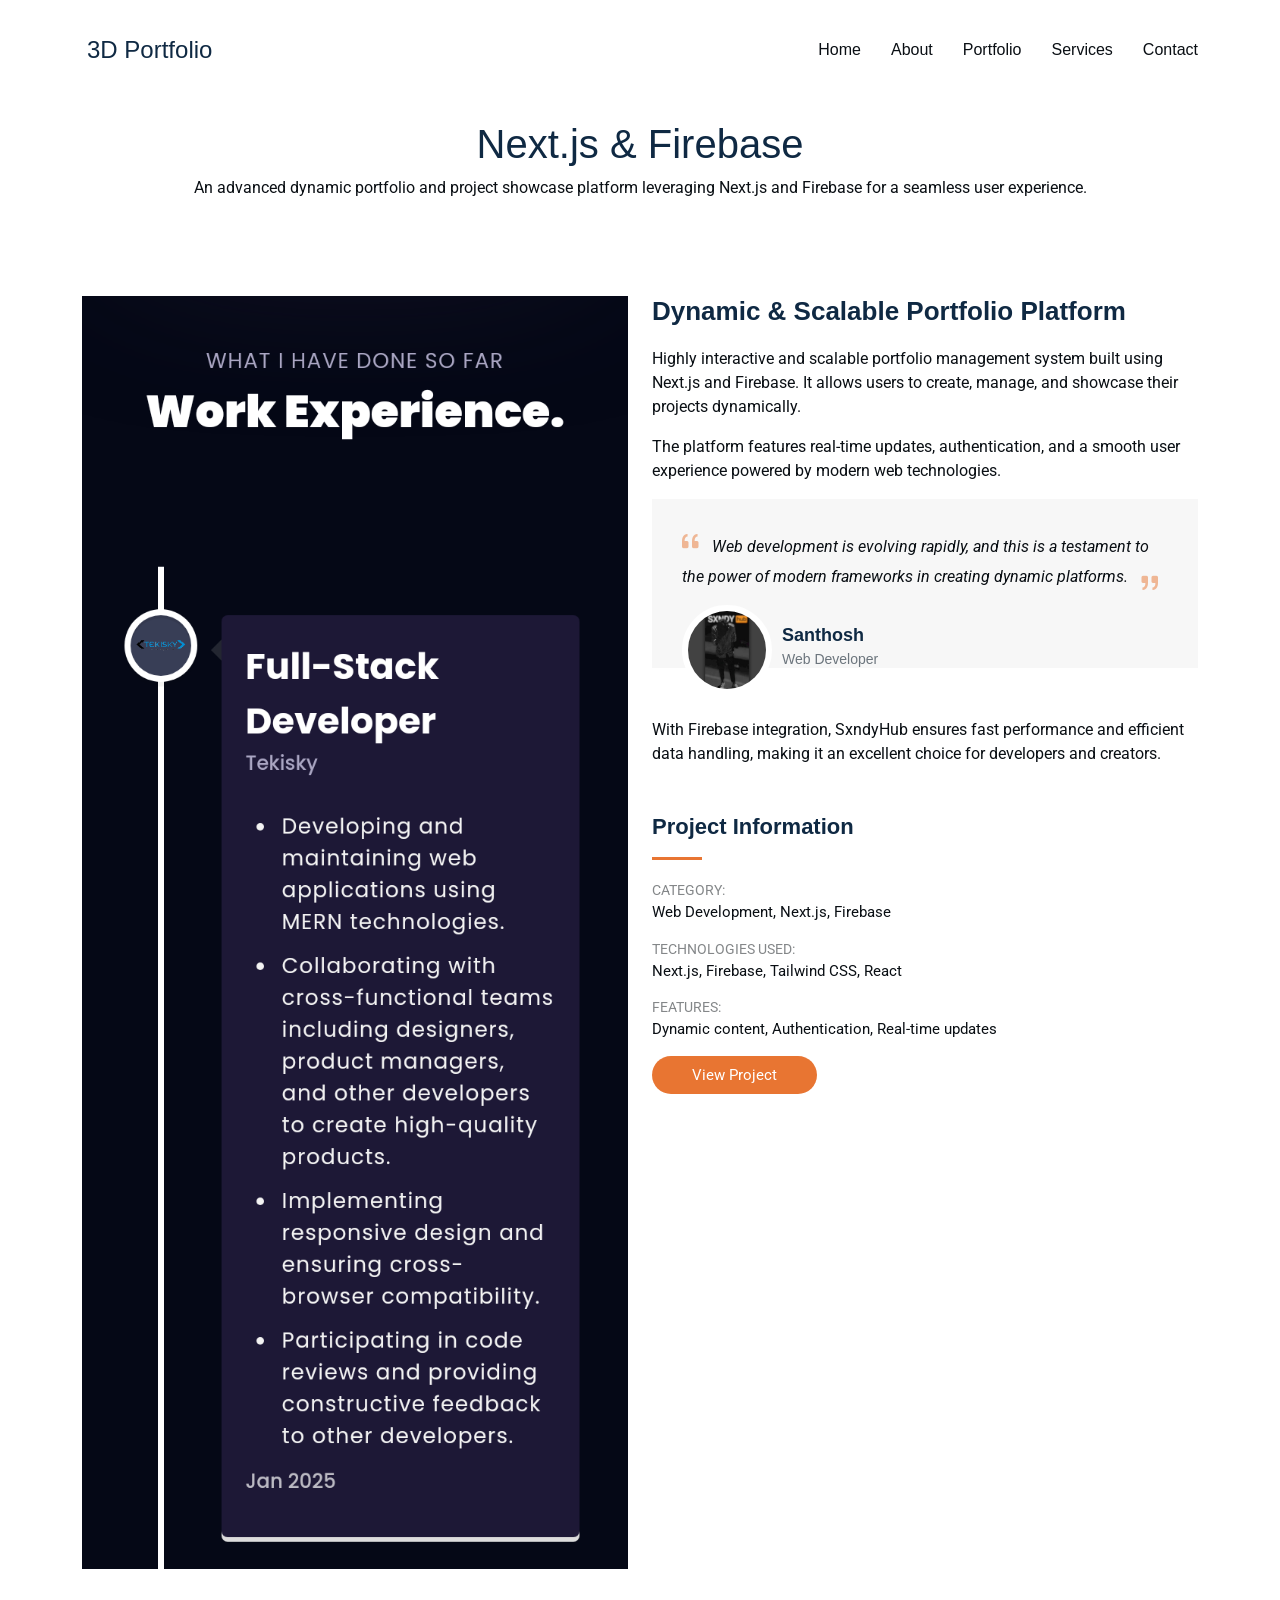
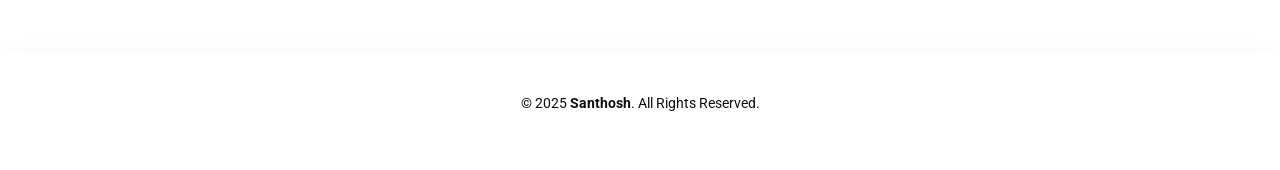
<file: 3d-portfolio.html>
<!DOCTYPE html><html lang="en"><head>
  <meta charset="utf-8">
  <meta content="width=device-width, initial-scale=1.0" name="viewport">
  <title>Portfolio Details - SxndyHub</title>
  <meta name="description" content="SxndyHub - A next-generation platform developed with Next.js and Firebase, featuring dynamic portfolio and project showcase capabilities.">
  <meta name="keywords" content="SxndyHub, Next.js, Firebase, Portfolio, Web Development, Dynamic Websites">  <!-- Favicons -->  <link href="assets/img/favicon.png" rel="icon">
  <link href="assets/img/apple-touch-icon.png" rel="apple-touch-icon">  <!-- Fonts -->  <link href="https://fonts.googleapis.com/css2?family=Roboto:wght@300;400;700&display=swap" rel="stylesheet">  <!-- Vendor CSS Files -->  <link href="assets/vendor/bootstrap/css/bootstrap.min.css" rel="stylesheet">
  <link href="assets/vendor/bootstrap-icons/bootstrap-icons.css" rel="stylesheet">
  <link href="assets/vendor/aos/aos.css" rel="stylesheet">
  <link href="assets/vendor/glightbox/css/glightbox.min.css" rel="stylesheet">
  <link href="assets/vendor/swiper/swiper-bundle.min.css" rel="stylesheet">  <!-- Main CSS File -->  <link href="assets/css/main.css" rel="stylesheet">
</head><body class="portfolio-details-page">  <header class="header d-flex align-items-center sticky-top">
    <div class="container d-flex align-items-center justify-content-between">
      <a href="index.html" class="logo"><h1>3D Portfolio</h1></a>
      <nav class="navmenu">
        <ul>
          <li><a href="#home">Home</a></li>
          <li><a href="#about">About</a></li>
          <li><a href="#portfolio">Portfolio</a></li>
          <li><a href="#services">Services</a></li>
          <li><a href="#contact">Contact</a></li>
        </ul>
        <i class="mobile-nav-toggle d-xl-none bi bi-list"></i>
      </nav>
    </div>
  </header>  <main class="main">
    <div class="page-title">
      <div class="container">
        <h1> Next.js & Firebase</h1>
        <p>An advanced dynamic portfolio and project showcase platform leveraging Next.js and Firebase for a seamless user experience.</p>
      </div>
    </div><section id="portfolio-details" class="portfolio-details section">
  <div class="container" data-aos="fade-up">
    <div class="row gy-4">
      <div class="col-lg-6">
          <img src="assets/img/portfolio/3d-portfolio3.webp" class="img-fluid mb-4" alt="Project Showcase">
      </div>

      <div class="col-lg-6">
        <div class="portfolio-description">
          <h2>Dynamic & Scalable Portfolio Platform</h2>
          <p>Highly interactive and scalable portfolio management system built using Next.js and Firebase. It allows users to create, manage, and showcase their projects dynamically.</p>
          <p>The platform features real-time updates, authentication, and a smooth user experience powered by modern web technologies.</p>

          <div class="testimonial-item">
            <p>
              <i class="bi bi-quote quote-icon-left"></i>
              Web development is evolving rapidly, and this is a testament to the power of modern frameworks in creating dynamic platforms.
              <i class="bi bi-quote quote-icon-right"></i>
            </p>
            <img src="assets/img/person/sandy.webp" class="testimonial-img" alt="">
            <h3>Santhosh</h3>
            <h4>Web Developer</h4>
          </div>

          <p>With Firebase integration, SxndyHub ensures fast performance and efficient data handling, making it an excellent choice for developers and creators.</p>
        </div>

        <div class="portfolio-info mt-5">
          <h3>Project Information</h3>
          <ul>
            <li><strong>Category:</strong> Web Development, Next.js, Firebase</li>
            <li><strong>Technologies Used:</strong> Next.js, Firebase, Tailwind CSS, React</li>
            <li><strong>Features:</strong> Dynamic content, Authentication, Real-time updates</li>
            
            <li><a href="https://3d-react-ochre.vercel.app/" class="btn-visit align-self-start">View Project</a></li>
          </ul>
        </div>
      </div>
    </div>
  </div>
</section>

  </main>  <footer class="footer">
    <div class="container text-center">
      <p>© 2025 <strong>Santhosh</strong>. All Rights Reserved.</p>
    </div>
  </footer><a href="#" id="scroll-top" class="scroll-top"><i class="bi bi-arrow-up-short"></i></a>

  <!-- Vendor JS Files -->  <script src="assets/vendor/bootstrap/js/bootstrap.bundle.min.js"></script>  <script src="assets/vendor/aos/aos.js"></script>  <script src="assets/vendor/glightbox/js/glightbox.min.js"></script>  <script src="assets/vendor/swiper/swiper-bundle.min.js"></script>  <script src="assets/js/main.js"></script></body></html>
</file>
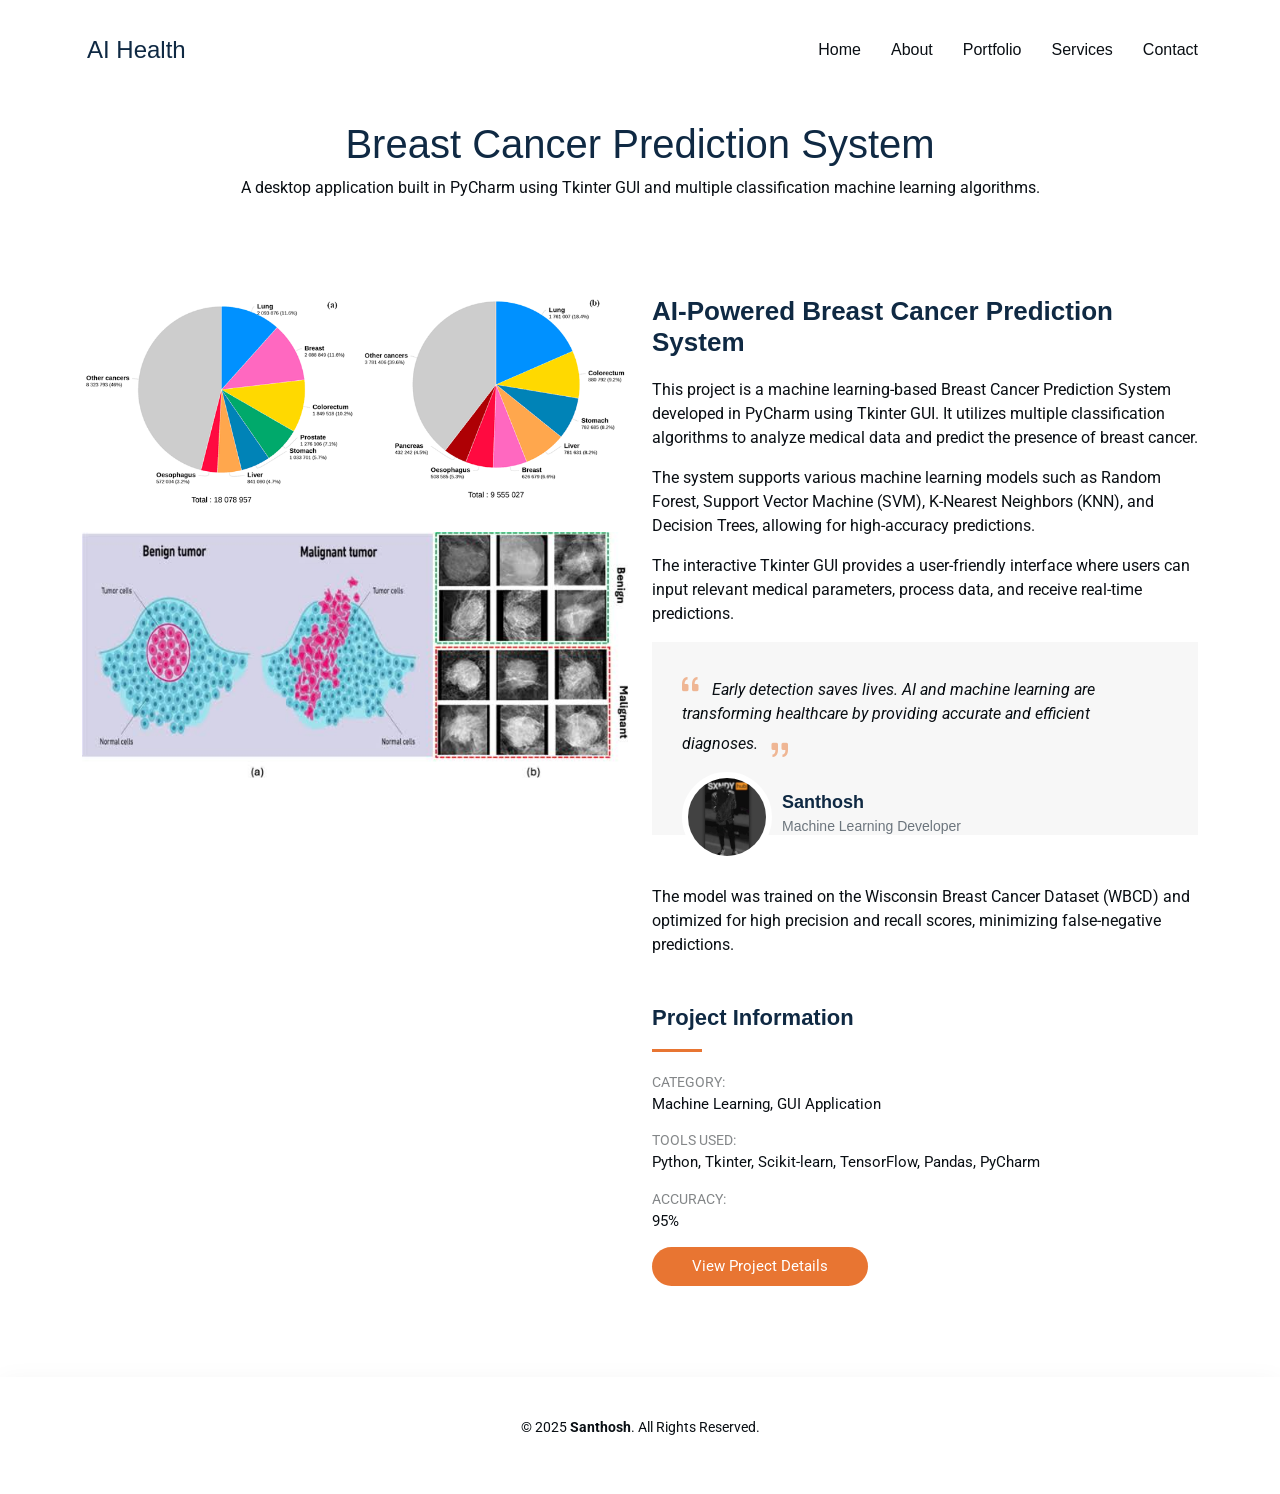
<file: brst-cancer.html>
<!DOCTYPE html>
<html lang="en">

<head>
  <meta charset="utf-8">
  <meta content="width=device-width, initial-scale=1.0" name="viewport">
  <title>Portfolio Details - Breast Cancer Prediction System</title>
  <meta name="description" content="A Breast Cancer Prediction System developed in PyCharm using Tkinter GUI and multiple classification machine learning algorithms.">
  <meta name="keywords" content="Breast Cancer Prediction, Tkinter GUI, PyCharm, Machine Learning, Classification Algorithm, AI Healthcare">

  <!-- Favicons -->
  <link href="assets/img/favicon.png" rel="icon">
  <link href="assets/img/apple-touch-icon.png" rel="apple-touch-icon">

  <!-- Fonts -->
  <link href="https://fonts.googleapis.com/css2?family=Roboto:wght@300;400;700&display=swap" rel="stylesheet">

  <!-- Vendor CSS Files -->
  <link href="assets/vendor/bootstrap/css/bootstrap.min.css" rel="stylesheet">
  <link href="assets/vendor/bootstrap-icons/bootstrap-icons.css" rel="stylesheet">
  <link href="assets/vendor/aos/aos.css" rel="stylesheet">
  <link href="assets/vendor/glightbox/css/glightbox.min.css" rel="stylesheet">
  <link href="assets/vendor/swiper/swiper-bundle.min.css" rel="stylesheet">

  <!-- Main CSS File -->
  <link href="assets/css/main.css" rel="stylesheet">
</head>

<body class="portfolio-details-page">

  <header class="header d-flex align-items-center sticky-top">
    <div class="container d-flex align-items-center justify-content-between">
      <a href="index.html" class="logo"><h1>AI Health</h1></a>

      <nav class="navmenu">
        <ul>
          <li><a href="#home">Home</a></li>
          <li><a href="#about">About</a></li>
          <li><a href="#portfolio">Portfolio</a></li>
          <li><a href="#services">Services</a></li>
          <li><a href="#contact">Contact</a></li>
        </ul>
        <i class="mobile-nav-toggle d-xl-none bi bi-list"></i>
      </nav>
    </div>
  </header>

  <main class="main">
    <!-- Page Title -->
    <div class="page-title">
      <div class="container">
        <h1>Breast Cancer Prediction System</h1>
        <p>A desktop application built in PyCharm using Tkinter GUI and multiple classification machine learning algorithms.</p>
      </div>
    </div>

    <!-- Portfolio Details Section -->
    <section id="portfolio-details" class="portfolio-details section">
      <div class="container" data-aos="fade-up">
        <div class="row gy-4">

          <div class="col-lg-6">
            <img src="assets/img/portfolio/cancer-1.jpg" class="img-fluid mb-4" alt="Breast Cancer Data Analysis">
            <img src="assets/img/portfolio/cancer-2.jpg" class="img-fluid mb-4" alt="Prediction Model Results">
          </div>

          <div class="col-lg-6">
            <div class="portfolio-description">
              <h2>AI-Powered Breast Cancer Prediction System</h2>
              <p>This project is a machine learning-based Breast Cancer Prediction System developed in PyCharm using Tkinter GUI. It utilizes multiple classification algorithms to analyze medical data and predict the presence of breast cancer.</p>

              <p>The system supports various machine learning models such as Random Forest, Support Vector Machine (SVM), K-Nearest Neighbors (KNN), and Decision Trees, allowing for high-accuracy predictions.</p>

              <p>The interactive Tkinter GUI provides a user-friendly interface where users can input relevant medical parameters, process data, and receive real-time predictions.</p>

              <div class="testimonial-item">
                <p>
                  <i class="bi bi-quote quote-icon-left"></i>
                  Early detection saves lives. AI and machine learning are transforming healthcare by providing accurate and efficient diagnoses.
                  <i class="bi bi-quote quote-icon-right"></i>
                </p>
                <img src="assets/img/person/sandy.webp" class="testimonial-img" alt="">
                <h3>Santhosh</h3>
                <h4>Machine Learning Developer</h4>
              </div>

              <p>The model was trained on the Wisconsin Breast Cancer Dataset (WBCD) and optimized for high precision and recall scores, minimizing false-negative predictions.</p>
            </div>

            <div class="portfolio-info mt-5">
              <h3>Project Information</h3>
              <ul>
                <li><strong>Category:</strong> Machine Learning, GUI Application</li>
                <li><strong>Tools Used:</strong> Python, Tkinter, Scikit-learn, TensorFlow, Pandas, PyCharm</li>
                <li><strong>Accuracy:</strong> 95%</li>
                
                <li><a href="https://santhosh200429.github.io/breast-cancer-prediction/" class="btn-visit align-self-start">View Project Details</a></li>
              </ul>
            </div>
          </div>

        </div>
      </div>
    </section>
  </main>

  <!-- Footer -->
  <footer class="footer">
    <div class="container text-center">
      <p>© 2025 <strong>Santhosh</strong>. All Rights Reserved.</p>
    </div>
  </footer>

  <!-- Scroll to Top -->
  <a href="#" id="scroll-top" class="scroll-top"><i class="bi bi-arrow-up-short"></i></a>

  <!-- Vendor JS Files -->
  <script src="assets/vendor/bootstrap/js/bootstrap.bundle.min.js"></script>
  <script src="assets/vendor/aos/aos.js"></script>
  <script src="assets/vendor/glightbox/js/glightbox.min.js"></script>
  <script src="assets/vendor/swiper/swiper-bundle.min.js"></script>
  <script src="assets/js/main.js"></script>

</body>

</html>
</file>
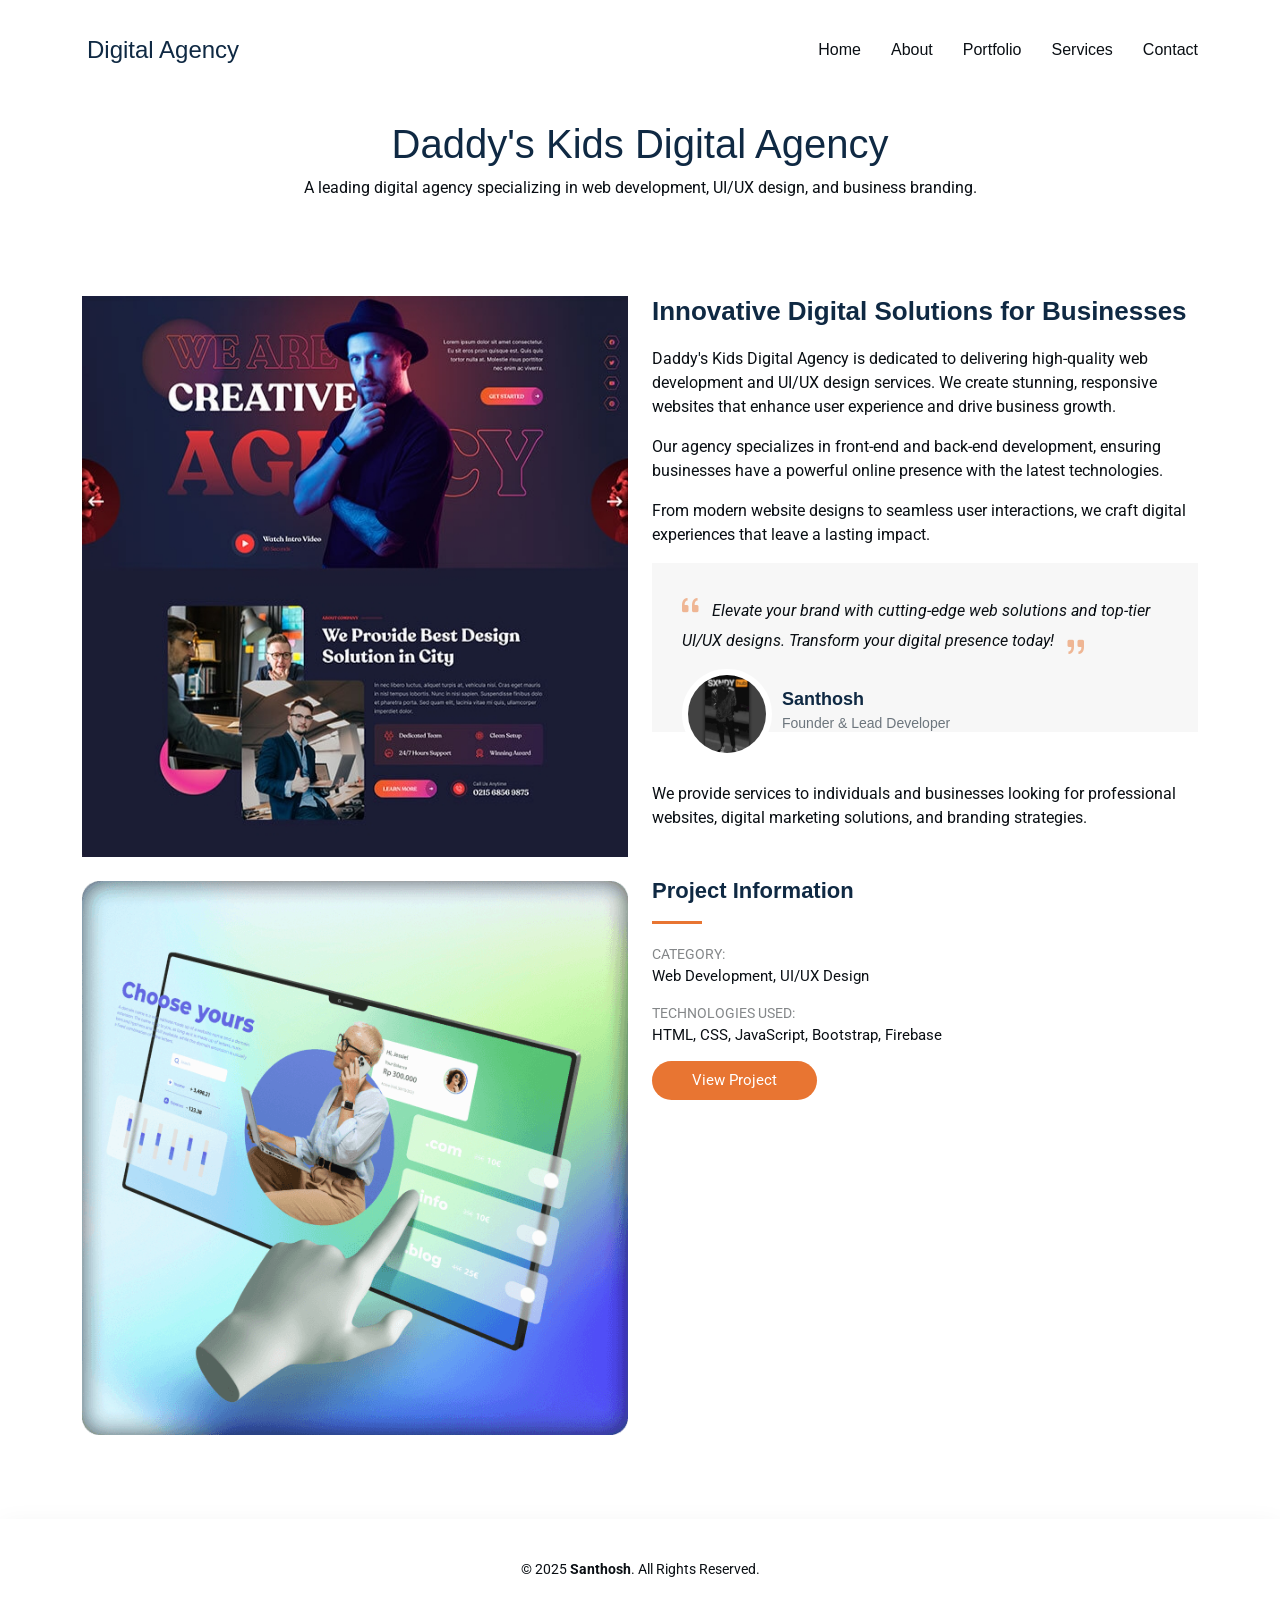
<file: digital-agency.html>
<!DOCTYPE html>
<html lang="en">

<head>
  <meta charset="utf-8">
  <meta content="width=device-width, initial-scale=1.0" name="viewport">
  <title>Portfolio Details - Daddy's Kids Digital Agency</title>
  <meta name="description" content="Daddy's Kids Digital Agency offers web development, UI/UX design, and digital solutions for businesses and individuals.">
  <meta name="keywords" content="Web Development, UI/UX Design, Digital Agency, Business Portfolio, Branding, SEO, IT Services">

  <!-- Favicons -->
  <link href="assets/img/favicon.png" rel="icon">
  <link href="assets/img/apple-touch-icon.png" rel="apple-touch-icon">

  <!-- Fonts -->
  <link href="https://fonts.googleapis.com/css2?family=Roboto:wght@300;400;700&display=swap" rel="stylesheet">

  <!-- Vendor CSS Files -->
  <link href="assets/vendor/bootstrap/css/bootstrap.min.css" rel="stylesheet">
  <link href="assets/vendor/bootstrap-icons/bootstrap-icons.css" rel="stylesheet">
  <link href="assets/vendor/aos/aos.css" rel="stylesheet">
  <link href="assets/vendor/glightbox/css/glightbox.min.css" rel="stylesheet">
  <link href="assets/vendor/swiper/swiper-bundle.min.css" rel="stylesheet">

  <!-- Main CSS File -->
  <link href="assets/css/main.css" rel="stylesheet">
</head>

<body class="portfolio-details-page">

  <header class="header d-flex align-items-center sticky-top">
    <div class="container d-flex align-items-center justify-content-between">
      <a href="index.html" class="logo"><h1> Digital Agency</h1></a>

      <nav class="navmenu">
        <ul>
          <li><a href="#home">Home</a></li>
          <li><a href="#about">About</a></li>
          <li><a href="#portfolio">Portfolio</a></li>
          <li><a href="#services">Services</a></li>
          <li><a href="#contact">Contact</a></li>
        </ul>
        <i class="mobile-nav-toggle d-xl-none bi bi-list"></i>
      </nav>
    </div>
  </header>

  <main class="main">
    <!-- Page Title -->
    <div class="page-title">
      <div class="container">
        <h1>Daddy's Kids Digital Agency</h1>
        <p>A leading digital agency specializing in web development, UI/UX design, and business branding.</p>
      </div>
    </div>

    <!-- Portfolio Details Section -->
    <section id="portfolio-details" class="portfolio-details section">
      <div class="container" data-aos="fade-up">
        <div class="row gy-4">

          <div class="col-lg-6">
            <img src="assets/img/portfolio/digital-agency-2.jpg" class="img-fluid mb-4" alt="Professional Web Development">
            <img src="assets/img/portfolio/digital-agency-3.jpg" class="img-fluid mb-4" alt="Creative UI/UX Designs">
          </div>

          <div class="col-lg-6">
            <div class="portfolio-description">
              <h2>Innovative Digital Solutions for Businesses</h2>
              <p>Daddy's Kids Digital Agency is dedicated to delivering high-quality web development and UI/UX design services. We create stunning, responsive websites that enhance user experience and drive business growth.</p>

              <p>Our agency specializes in front-end and back-end development, ensuring businesses have a powerful online presence with the latest technologies.</p>

              <p>From modern website designs to seamless user interactions, we craft digital experiences that leave a lasting impact.</p>

              <div class="testimonial-item">
                <p>
                  <i class="bi bi-quote quote-icon-left"></i>
                  Elevate your brand with cutting-edge web solutions and top-tier UI/UX designs. Transform your digital presence today!
                  <i class="bi bi-quote quote-icon-right"></i>
                </p>
                <img src="assets/img/person/sandy.webp" class="testimonial-img" alt="">
                <h3>Santhosh</h3>
                <h4>Founder & Lead Developer</h4>
              </div>

              <p>We provide services to individuals and businesses looking for professional websites, digital marketing solutions, and branding strategies.</p>
            </div>

            <div class="portfolio-info mt-5">
              <h3>Project Information</h3>
              <ul>
                <li><strong>Category:</strong> Web Development, UI/UX Design</li>
                <li><strong>Technologies Used:</strong> HTML, CSS, JavaScript, Bootstrap, Firebase</li>
                <li><a href="https://digital-agency-kh5g.onrender.com" class="btn-visit align-self-start">View Project</a></li>
              </ul>
            </div>
          </div>

        </div>
      </div>
    </section>
  </main>

  <!-- Footer -->
  <footer class="footer">
    <div class="container text-center">
      <p>© 2025 <strong>Santhosh</strong>. All Rights Reserved.</p>
    </div>
  </footer>

  <!-- Scroll to Top -->
  <a href="#" id="scroll-top" class="scroll-top"><i class="bi bi-arrow-up-short"></i></a>

  <!-- Vendor JS Files -->
  <script src="assets/vendor/bootstrap/js/bootstrap.bundle.min.js"></script>
  <script src="assets/vendor/aos/aos.js"></script>
  <script src="assets/vendor/glightbox/js/glightbox.min.js"></script>
  <script src="assets/vendor/swiper/swiper-bundle.min.js"></script>
  <script src="assets/js/main.js"></script>

</body>

</html>
</file>
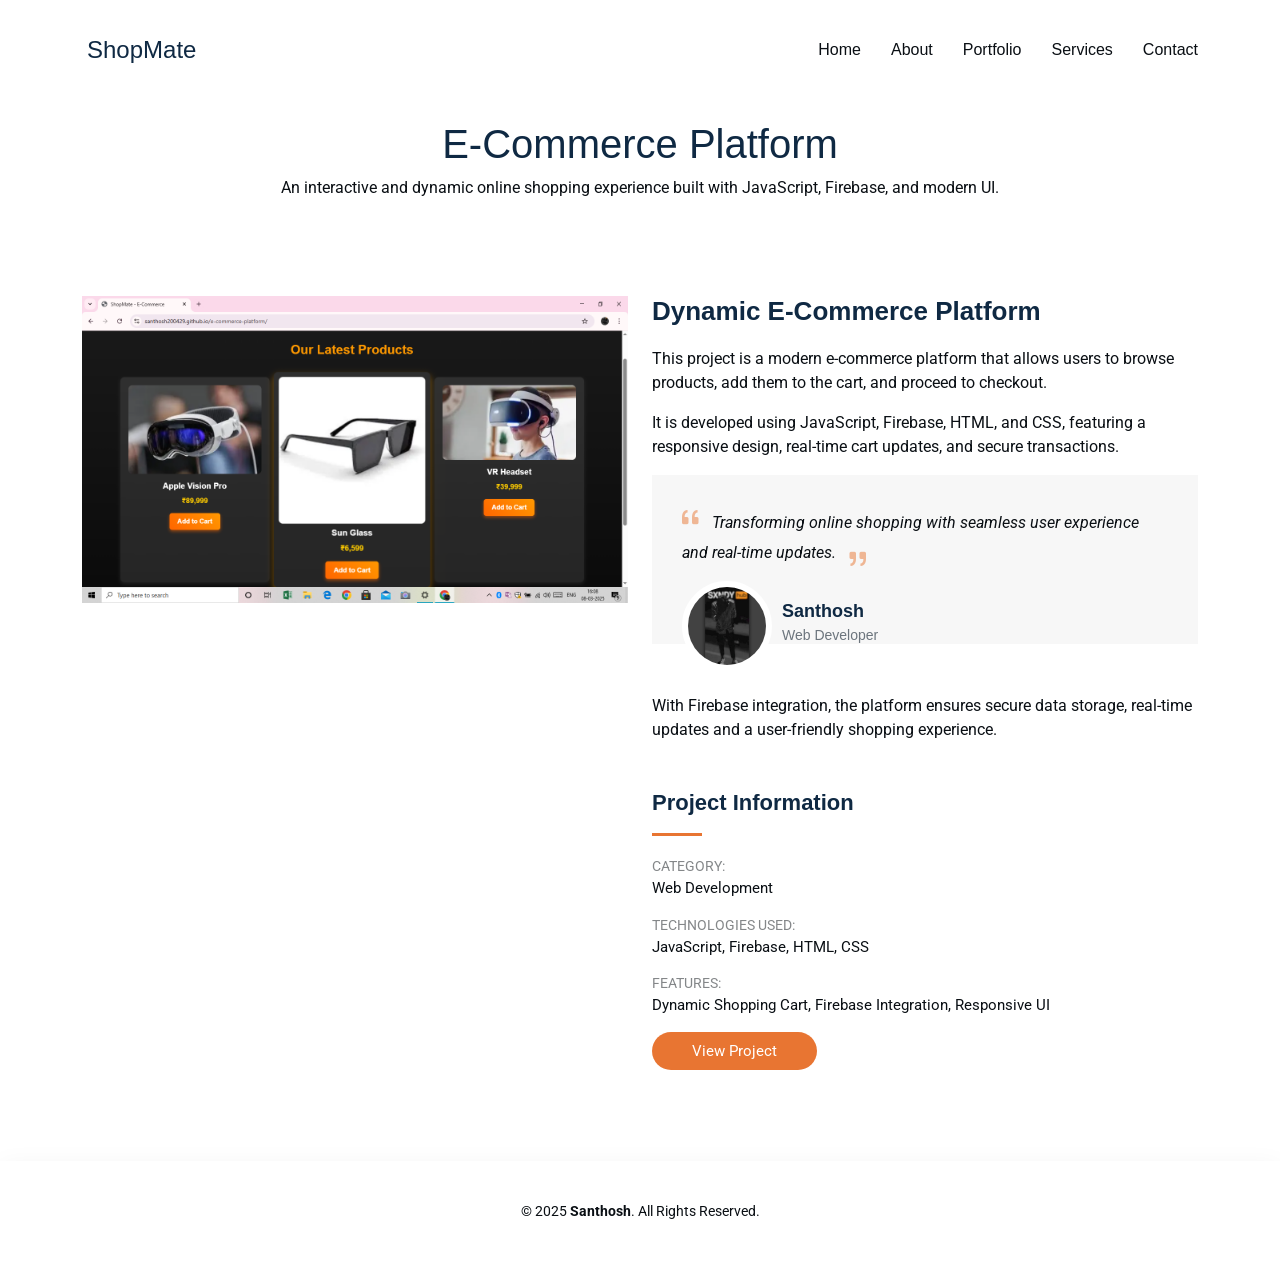
<file: e-commerce.html>
<!DOCTYPE html>
<html lang="en">

<head>
  <meta charset="utf-8">
  <meta content="width=device-width, initial-scale=1.0" name="viewport">
  <title>Portfolio Details - E-Commerce Platform</title>
  <meta name="description" content="A dynamic e-commerce platform with an interactive shopping cart.">
  <meta name="keywords" content="E-Commerce, Online Shopping, Web Development, JavaScript, Firebase">

  <!-- Favicons -->
  <link href="assets/img/favicon.png" rel="icon">
  <link href="assets/img/apple-touch-icon.png" rel="apple-touch-icon">

  <!-- Fonts -->
  <link href="https://fonts.googleapis.com/css2?family=Roboto:wght@300;400;700&display=swap" rel="stylesheet">

  <!-- Vendor CSS Files -->
  <link href="assets/vendor/bootstrap/css/bootstrap.min.css" rel="stylesheet">
  <link href="assets/vendor/bootstrap-icons/bootstrap-icons.css" rel="stylesheet">
  <link href="assets/vendor/aos/aos.css" rel="stylesheet">
  <link href="assets/vendor/glightbox/css/glightbox.min.css" rel="stylesheet">
  <link href="assets/vendor/swiper/swiper-bundle.min.css" rel="stylesheet">

  <!-- Main CSS File -->
  <link href="assets/css/main.css" rel="stylesheet">
</head>

<body class="portfolio-details-page">

  <header class="header d-flex align-items-center sticky-top">
    <div class="container d-flex align-items-center justify-content-between">
      <a href="index.html" class="logo"><h1>ShopMate</h1></a>

      <nav class="navmenu">
        <ul>
          <li><a href="#home">Home</a></li>
          <li><a href="#about">About</a></li>
          <li><a href="#portfolio">Portfolio</a></li>
          <li><a href="#services">Services</a></li>
          <li><a href="#contact">Contact</a></li>
        </ul>
        <i class="mobile-nav-toggle d-xl-none bi bi-list"></i>
      </nav>
    </div>
  </header>

  <main class="main">
    <!-- Page Title -->
    <div class="page-title">
      <div class="container">
        <h1>E-Commerce Platform</h1>
        <p>An interactive and dynamic online shopping experience built with JavaScript, Firebase, and modern UI.</p>
      </div>
    </div>

    <!-- Portfolio Details Section -->
    <section id="portfolio-details" class="portfolio-details section">
      <div class="container" data-aos="fade-up">
        <div class="row gy-4">

          <div class="col-lg-6">
            <img src="assets/img/portfolio/ecommerce-1.jpg" class="img-fluid mb-4" alt="E-Commerce Homepage">
          </div>

          <div class="col-lg-6">
            <div class="portfolio-description">
              <h2>Dynamic E-Commerce Platform</h2>
              <p>This project is a modern e-commerce platform that allows users to browse products, add them to the cart, and proceed to checkout.</p>

              <p>It is developed using JavaScript, Firebase, HTML, and CSS, featuring a responsive design, real-time cart updates, and secure transactions.</p>

              <div class="testimonial-item">
                <p>
                  <i class="bi bi-quote quote-icon-left"></i>
                  Transforming online shopping with seamless user experience and real-time updates.
                  <i class="bi bi-quote quote-icon-right"></i>
                </p>
                <img src="assets/img/person/sandy.webp" class="testimonial-img" alt="">
                <h3>Santhosh</h3>
                <h4>Web Developer</h4>
              </div>

              <p>With Firebase integration, the platform ensures secure data storage, real-time updates and a user-friendly shopping experience.</p>
            </div>

            <div class="portfolio-info mt-5">
              <h3>Project Information</h3>
              <ul>
                <li><strong>Category:</strong> Web Development</li>
                <li><strong>Technologies Used:</strong> JavaScript, Firebase, HTML, CSS</li>
                <li><strong>Features:</strong> Dynamic Shopping Cart, Firebase Integration, Responsive UI</li>
               
                <li><a href="https://santhosh200429.github.io/e-commerece/" class="btn-visit align-self-start">View Project</a></li>
              </ul>
            </div>
          </div>

        </div>
      </div>
    </section>
  </main>

  <!-- Footer -->
  <footer class="footer">
    <div class="container text-center">
      <p>© 2025 <strong>Santhosh</strong>. All Rights Reserved.</p>
    </div>
  </footer>

  <!-- Scroll to Top -->
  <a href="#" id="scroll-top" class="scroll-top"><i class="bi bi-arrow-up-short"></i></a>

  <!-- Vendor JS Files -->
  <script src="assets/vendor/bootstrap/js/bootstrap.bundle.min.js"></script>
  <script src="assets/vendor/aos/aos.js"></script>
  <script src="assets/vendor/glightbox/js/glightbox.min.js"></script>
  <script src="assets/vendor/swiper/swiper-bundle.min.js"></script>
  <script src="assets/js/main.js"></script>

</body>

</html>
</file>
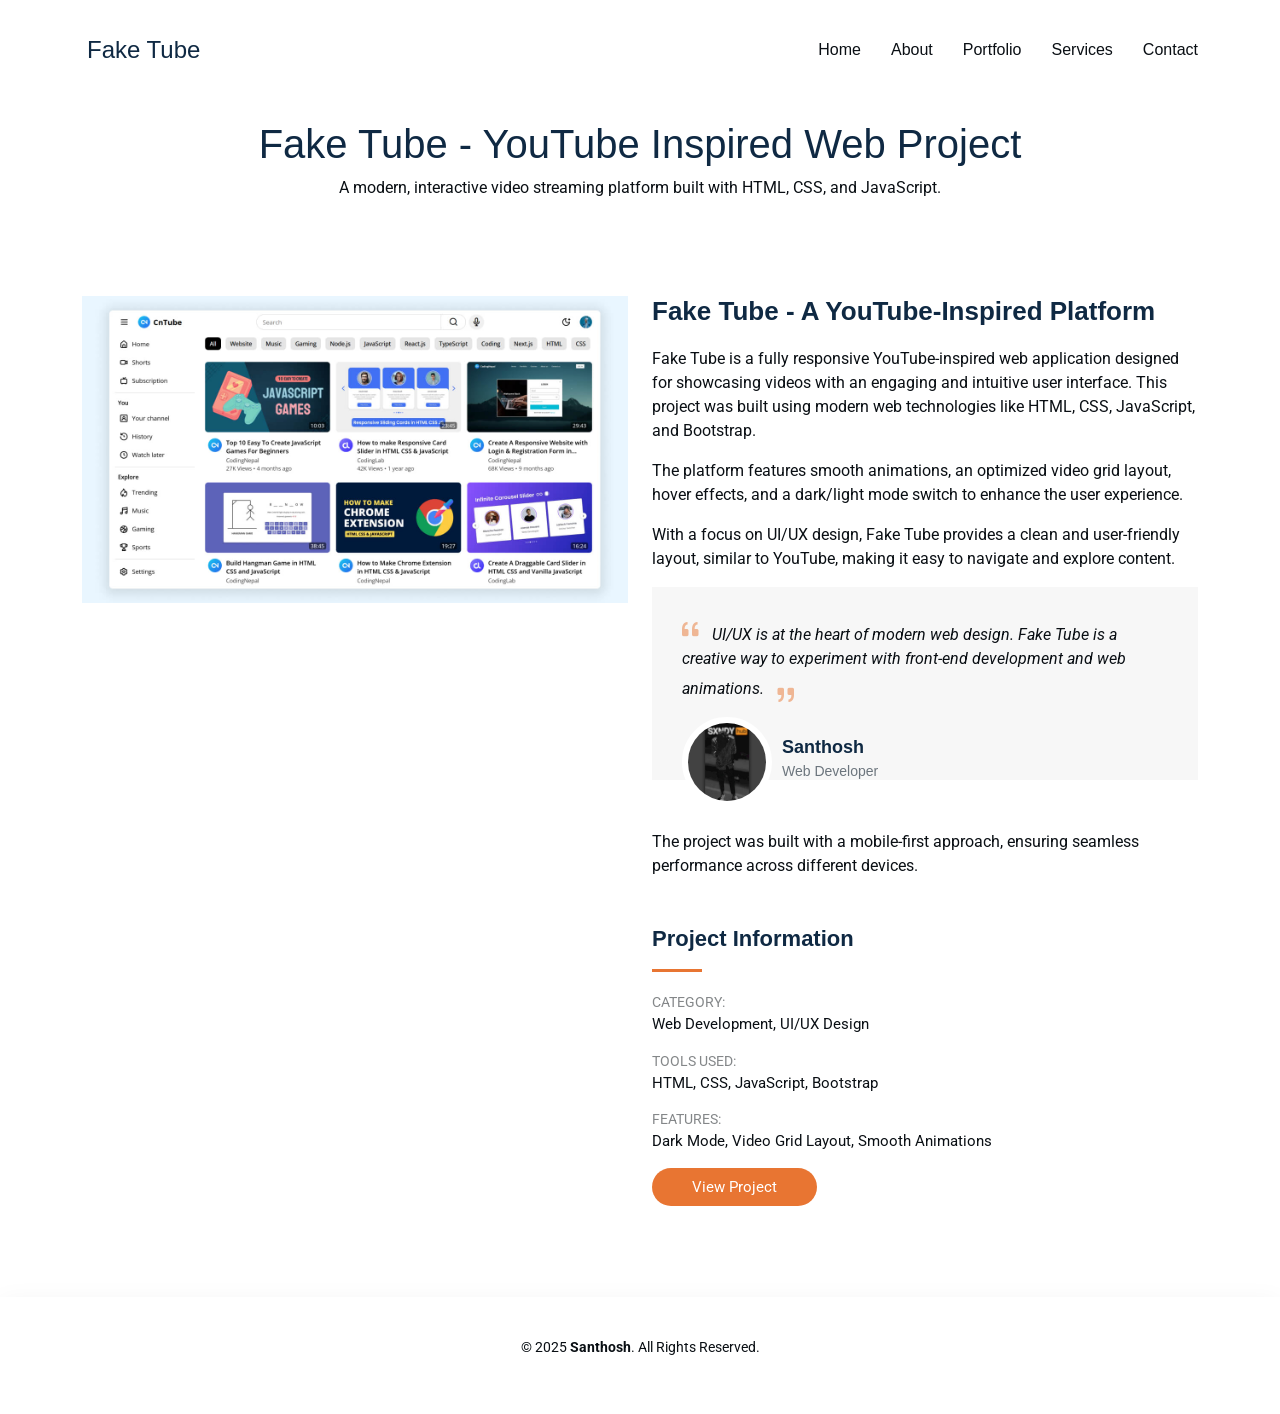
<file: fake-tube.html>
<!DOCTYPE html>
<html lang="en">

<head>
  <meta charset="utf-8">
  <meta content="width=device-width, initial-scale=1.0" name="viewport">
  <title>Portfolio Details - Fake Tube</title>
  <meta name="description" content="Fake Tube is a YouTube-inspired web project with a modern UI, animations, and video display functionalities.">
  <meta name="keywords" content="Fake Tube, YouTube Clone, Web Development, UI Design, HTML, CSS, JavaScript">

  <!-- Favicons -->
  <link href="assets/img/favicon.png" rel="icon">
  <link href="assets/img/apple-touch-icon.png" rel="apple-touch-icon">

  <!-- Fonts -->
  <link href="https://fonts.googleapis.com/css2?family=Roboto:wght@300;400;700&display=swap" rel="stylesheet">

  <!-- Vendor CSS Files -->
  <link href="assets/vendor/bootstrap/css/bootstrap.min.css" rel="stylesheet">
  <link href="assets/vendor/bootstrap-icons/bootstrap-icons.css" rel="stylesheet">
  <link href="assets/vendor/aos/aos.css" rel="stylesheet">
  <link href="assets/vendor/glightbox/css/glightbox.min.css" rel="stylesheet">
  <link href="assets/vendor/swiper/swiper-bundle.min.css" rel="stylesheet">

  <!-- Main CSS File -->
  <link href="assets/css/main.css" rel="stylesheet">
</head>

<body class="portfolio-details-page">

  <header class="header d-flex align-items-center sticky-top">
    <div class="container d-flex align-items-center justify-content-between">
      <a href="index.html" class="logo"><h1>Fake Tube</h1></a>

      <nav class="navmenu">
        <ul>
          <li><a href="#home">Home</a></li>
          <li><a href="#about">About</a></li>
          <li><a href="#portfolio">Portfolio</a></li>
          <li><a href="#services">Services</a></li>
          <li><a href="#contact">Contact</a></li>
        </ul>
        <i class="mobile-nav-toggle d-xl-none bi bi-list"></i>
      </nav>
    </div>
  </header>

  <main class="main">
    <!-- Page Title -->
    <div class="page-title">
      <div class="container">
        <h1>Fake Tube - YouTube Inspired Web Project</h1>
        <p>A modern, interactive video streaming platform built with HTML, CSS, and JavaScript.</p>
      </div>
    </div>

    <!-- Portfolio Details Section -->
    <section id="portfolio-details" class="portfolio-details section">
      <div class="container" data-aos="fade-up">
        <div class="row gy-4">

          <div class="col-lg-6">
            <img src="assets/img/portfolio/fake-tube-1.jpg" class="img-fluid mb-4" alt="Fake Tube Video Page">
          </div>

          <div class="col-lg-6">
            <div class="portfolio-description">
              <h2>Fake Tube - A YouTube-Inspired Platform</h2>
              <p>Fake Tube is a fully responsive YouTube-inspired web application designed for showcasing videos with an engaging and intuitive user interface. This project was built using modern web technologies like HTML, CSS, JavaScript, and Bootstrap.</p>

              <p>The platform features smooth animations, an optimized video grid layout, hover effects, and a dark/light mode switch to enhance the user experience.</p>

              <p>With a focus on UI/UX design, Fake Tube provides a clean and user-friendly layout, similar to YouTube, making it easy to navigate and explore content.</p>

              <div class="testimonial-item">
                <p>
                  <i class="bi bi-quote quote-icon-left"></i>
                  UI/UX is at the heart of modern web design. Fake Tube is a creative way to experiment with front-end development and web animations.
                  <i class="bi bi-quote quote-icon-right"></i>
                </p>
                <img src="assets/img/person/sandy.webp" class="testimonial-img" alt="">
                <h3>Santhosh</h3>
                <h4>Web Developer</h4>
              </div>

              <p>The project was built with a mobile-first approach, ensuring seamless performance across different devices.</p>
            </div>

            <div class="portfolio-info mt-5">
              <h3>Project Information</h3>
              <ul>
                <li><strong>Category:</strong> Web Development, UI/UX Design</li>
                <li><strong>Tools Used:</strong> HTML, CSS, JavaScript, Bootstrap</li>
                <li><strong>Features:</strong> Dark Mode, Video Grid Layout, Smooth Animations</li>
                
                <li><a href="https://santhosh200429.github.io/fake-tube/" class="btn-visit align-self-start">View Project</a></li>
              </ul>
            </div>
          </div>

        </div>
      </div>
    </section>
  </main>

  <!-- Footer -->
  <footer class="footer">
    <div class="container text-center">
      <p>© 2025 <strong>Santhosh</strong>. All Rights Reserved.</p>
    </div>
  </footer>

  <!-- Scroll to Top -->
  <a href="#" id="scroll-top" class="scroll-top"><i class="bi bi-arrow-up-short"></i></a>

  <!-- Vendor JS Files -->
  <script src="assets/vendor/bootstrap/js/bootstrap.bundle.min.js"></script>
  <script src="assets/vendor/aos/aos.js"></script>
  <script src="assets/vendor/glightbox/js/glightbox.min.js"></script>
  <script src="assets/vendor/swiper/swiper-bundle.min.js"></script>
  <script src="assets/js/main.js"></script>

</body>

</html>
</file>
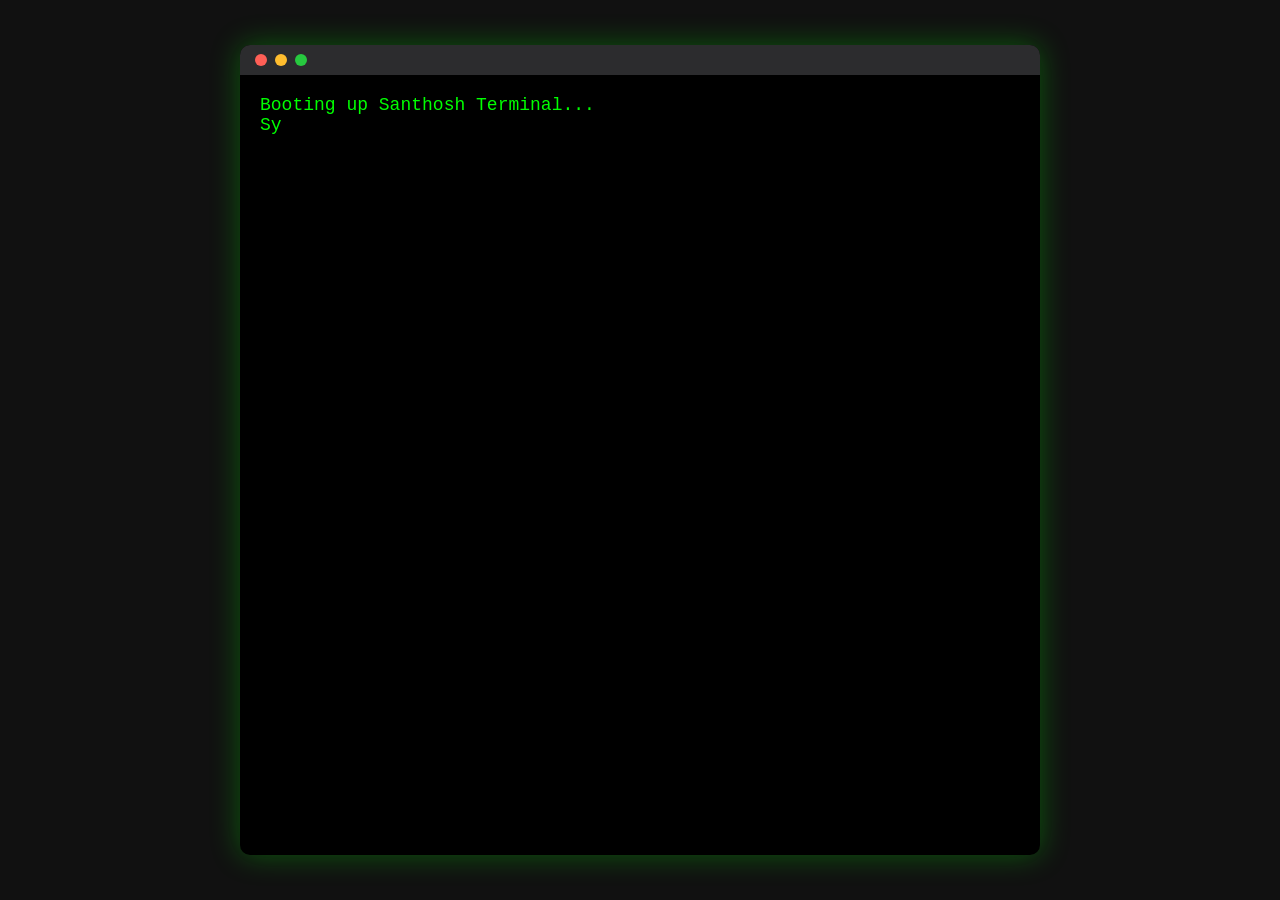
<file: terminal.html>
<!DOCTYPE html>
<html lang="en">
<head>
  <meta charset="UTF-8" />
  <meta name="viewport" content="width=device-width, initial-scale=1.0"/>
  <title>Santhosh Terminal</title>
  <style>
    body {
      background: #111;
      font-family: 'Courier New', Courier, monospace;
      margin: 0;
      padding: 0;
      display: flex;
      justify-content: center;
      align-items: center;
      height: 100vh;
    }

    .mac-window {
      width: 90%;
      max-width: 800px;
      height: 90vh;
      background: black;
      border-radius: 10px;
      overflow: hidden;
      box-shadow: 0 0 30px rgba(0, 255, 0, 0.3);
      display: flex;
      flex-direction: column;
    }

    .top-bar {
      background: #2c2c2e;
      height: 30px;
      display: flex;
      align-items: center;
      padding: 0 15px;
      gap: 8px;
    }

    .dot {
      width: 12px;
      height: 12px;
      border-radius: 50%;
    }

    .red { background: #ff5f56; }
    .yellow { background: #ffbd2e; }
    .green { background: #27c93f; }

    #terminal {
      flex-grow: 1;
      padding: 20px;
      color: #00ff00;
      overflow-y: auto;
      white-space: pre-wrap;
      font-size: 18px;
    }

    #input-area {
      background: #000;
      display: flex;
      align-items: center;
      padding: 10px;
      gap: 10px;
    }

    #input-area span {
      color: #00ff00;
      font-weight: bold;
      font-size: 18px;
    }

    #input {
      flex: 1;
      background: #000;
      color: #00ff00;
      border: none;
      font-size: 18px;
      font-family: inherit;
      outline: none;
    }

    ::selection {
      background: #00ff00;
      color: black;
    }
  </style>
</head>
<body>
  <div class="mac-window">
    <div class="top-bar">
      <div class="dot red"></div>
      <div class="dot yellow"></div>
      <div class="dot green"></div>
    </div>
    <div id="terminal"></div>
    <div id="input-area">
      <span>></span>
      <input type="text" id="input" autocomplete="off" autofocus />
    </div>
  </div>

  <script>
    const terminal = document.getElementById("terminal");
    const input = document.getElementById("input");
    const inputArea = document.getElementById("input-area");

    let stage = "startup";
    let history = [];
    let historyIndex = -1;

    const commands = {
      help: "Available commands: help, about, skills, projects, clear, date, time, location, contact, education",
      about: "I'm Santhosh, an IT Professional passionate about web development and cybersecurity.",
      skills: "HTML, CSS, JavaScript, Python, Flask, Firebase, Git, UI/UX Design",
      projects: "Breast Cancer Prediction, Dynamic Portfolio, Hotel Bull, University Website, Prank Love Calculator",
      clear: () => {
        terminal.innerHTML = "";
        return "";
      },
      date: () => new Date().toLocaleDateString(),
      time: () => new Date().toLocaleTimeString(),
      location: "Vellore, Tamil Nadu, India",
      contact: "Email: sandy29at@gmail.com | Instagram: @sxndy.hub",
      education: "BSc Computer Science at SSS College of Arts and Science Management, Arcot"
    };

    function printLine(text) {
      terminal.innerHTML += text + "\n";
      terminal.scrollTop = terminal.scrollHeight;
    }

    function promptInput(label = ">") {
      document.querySelector("#input-area span").textContent = label;
      input.value = "";
      input.focus();
    }

    async function typeWriter(text, speed = 30) {
      for (let char of text) {
        terminal.innerHTML += char;
        terminal.scrollTop = terminal.scrollHeight;
        await new Promise(resolve => setTimeout(resolve, speed));
      }
      terminal.innerHTML += "\n";
    }

    async function startup() {
      inputArea.style.display = "none";
      await typeWriter("Booting up Santhosh Terminal...");
      await typeWriter("System ready.");
      printLine("Login Required");
      printLine("User ID: santhosh");
      printLine("Password: 1234\n");
      printLine("Please type your credentials manually.\n");
      printLine("Enter User ID:");
      stage = "username";
      inputArea.style.display = "flex";
      promptInput("User ID:");
    }

    input.addEventListener("keydown", function (e) {
      if (e.key === "ArrowUp") {
        if (history.length > 0 && historyIndex > 0) {
          historyIndex--;
          input.value = history[historyIndex];
        }
        e.preventDefault();
      } else if (e.key === "ArrowDown") {
        if (history.length > 0 && historyIndex < history.length - 1) {
          historyIndex++;
          input.value = history[historyIndex];
        } else {
          input.value = "";
        }
        e.preventDefault();
      } else if (e.key === "Enter") {
        const value = input.value.trim();
        printLine("> " + value);

        if (stage === "username") {
          if (value === "santhosh") {
            stage = "password";
            printLine("Enter Password:");
            promptInput("Password:");
          } else {
            printLine("Invalid User ID. Try again:");
            promptInput("User ID:");
          }
        } else if (stage === "password") {
          if (value === "1234") {
            stage = "terminal";
            printLine("Access Granted. Welcome to Santhosh Terminal.\nType 'help' to get started.");
            promptInput(">");
          } else {
            printLine("Wrong Password. Try again:");
            promptInput("Password:");
          }
        } else if (stage === "terminal") {
          if (value !== "") {
            history.push(value);
            historyIndex = history.length;
          }
          handleCommand(value);
        }
      }
    });

    function handleCommand(cmd) {
      if (cmd in commands) {
        let output = typeof commands[cmd] === "function" ? commands[cmd]() : commands[cmd];
        if (output) printLine(output);
      } else {
        printLine("Unknown command. Type 'help' to list commands.");
      }
      promptInput(">");
    }

    startup();
  </script>
</body>
      </html>
</file>
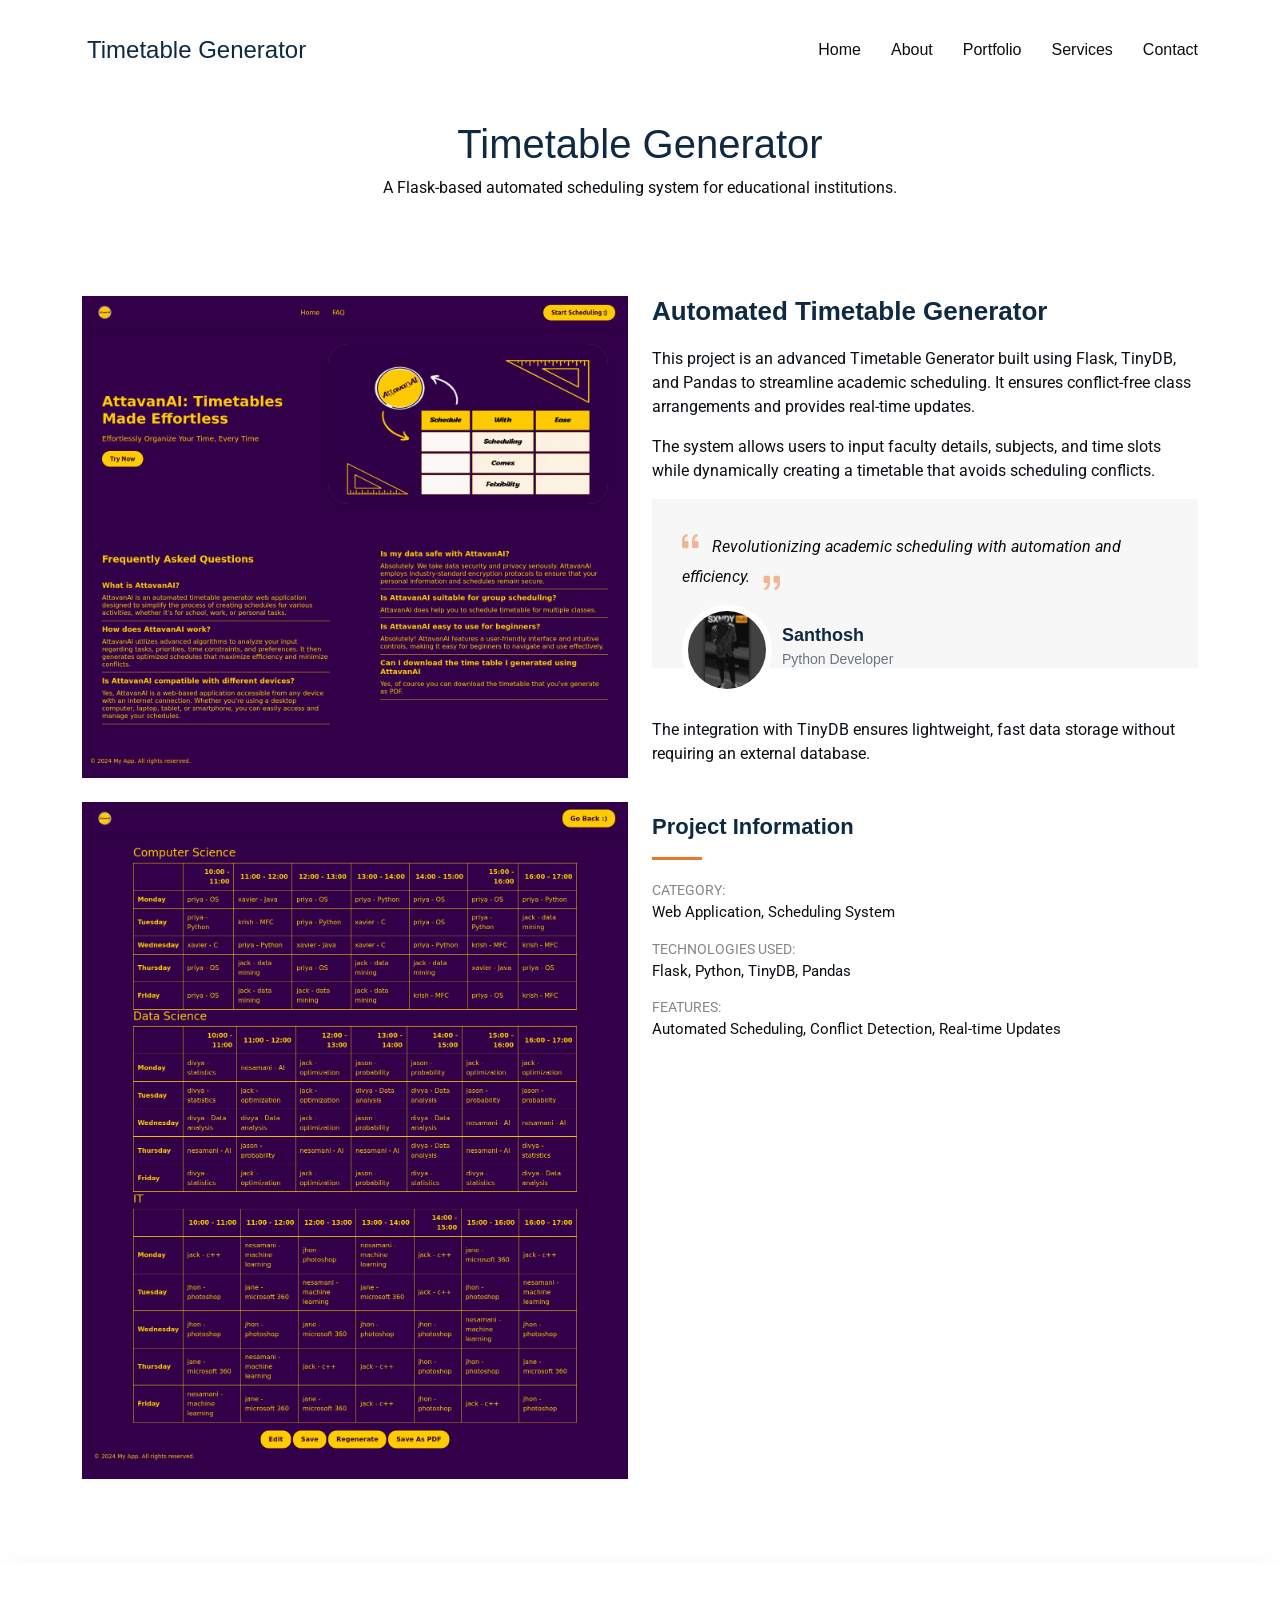
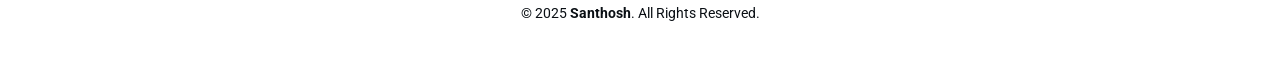
<file: timetable.html>
<!DOCTYPE html>
<html lang="en">

<head>
  <meta charset="utf-8">
  <meta content="width=device-width, initial-scale=1.0" name="viewport">
  <title>Portfolio Details - Timetable Generator</title>
  <meta name="description" content="An automated Timetable Generator using Flask, TinyDB, and Pandas.">
  <meta name="keywords" content="Timetable Generator, Flask, TinyDB, Python, Scheduling, Web Development">

  <!-- Favicons -->
  <link href="assets/img/favicon.png" rel="icon">
  <link href="assets/img/apple-touch-icon.png" rel="apple-touch-icon">

  <!-- Fonts -->
  <link href="https://fonts.googleapis.com/css2?family=Roboto:wght@300;400;700&display=swap" rel="stylesheet">

  <!-- Vendor CSS Files -->
  <link href="assets/vendor/bootstrap/css/bootstrap.min.css" rel="stylesheet">
  <link href="assets/vendor/bootstrap-icons/bootstrap-icons.css" rel="stylesheet">
  <link href="assets/vendor/aos/aos.css" rel="stylesheet">
  <link href="assets/vendor/glightbox/css/glightbox.min.css" rel="stylesheet">
  <link href="assets/vendor/swiper/swiper-bundle.min.css" rel="stylesheet">

  <!-- Main CSS File -->
  <link href="assets/css/main.css" rel="stylesheet">
</head>

<body class="portfolio-details-page">

  <header class="header d-flex align-items-center sticky-top">
    <div class="container d-flex align-items-center justify-content-between">
      <a href="index.html" class="logo"><h1>Timetable Generator</h1></a>

      <nav class="navmenu">
        <ul>
          <li><a href="#home">Home</a></li>
          <li><a href="#about">About</a></li>
          <li><a href="#portfolio">Portfolio</a></li>
          <li><a href="#services">Services</a></li>
          <li><a href="#contact">Contact</a></li>
        </ul>
        <i class="mobile-nav-toggle d-xl-none bi bi-list"></i>
      </nav>
    </div>
  </header>

  <main class="main">
    <!-- Page Title -->
    <div class="page-title">
      <div class="container">
        <h1>Timetable Generator</h1>
        <p>A Flask-based automated scheduling system for educational institutions.</p>
      </div>
    </div>

    <!-- Portfolio Details Section -->
    <section id="portfolio-details" class="portfolio-details section">
      <div class="container" data-aos="fade-up">
        <div class="row gy-4">

          <div class="col-lg-6">
            <img src="assets/img/portfolio/timetable-1.webp" class="img-fluid mb-4" alt="Timetable Generator Dashboard">
            <img src="assets/img/portfolio/timetable-2.webp" class="img-fluid mb-4" alt="Generated Timetable">
          </div>

          <div class="col-lg-6">
            <div class="portfolio-description">
              <h2>Automated Timetable Generator</h2>
              <p>This project is an advanced Timetable Generator built using Flask, TinyDB, and Pandas to streamline academic scheduling. It ensures conflict-free class arrangements and provides real-time updates.</p>

              <p>The system allows users to input faculty details, subjects, and time slots while dynamically creating a timetable that avoids scheduling conflicts.</p>

              <div class="testimonial-item">
                <p>
                  <i class="bi bi-quote quote-icon-left"></i>
                  Revolutionizing academic scheduling with automation and efficiency.
                  <i class="bi bi-quote quote-icon-right"></i>
                </p>
                <img src="assets/img/person/sandy.webp" class="testimonial-img" alt="">
                <h3>Santhosh</h3>
                <h4>Python Developer</h4>
              </div>

              <p>The integration with TinyDB ensures lightweight, fast data storage without requiring an external database.</p>
            </div>

            <div class="portfolio-info mt-5">
              <h3>Project Information</h3>
              <ul>
                <li><strong>Category:</strong> Web Application, Scheduling System</li>
                <li><strong>Technologies Used:</strong> Flask, Python, TinyDB, Pandas</li>
                <li><strong>Features:</strong> Automated Scheduling, Conflict Detection, Real-time Updates</li>
                
              </ul>
            </div>
          </div>

        </div>
      </div>
    </section>
  </main>

  <!-- Footer -->
  <footer class="footer">
    <div class="container text-center">
      <p>© 2025 <strong>Santhosh</strong>. All Rights Reserved.</p>
    </div>
  </footer>

  <!-- Scroll to Top -->
  <a href="#" id="scroll-top" class="scroll-top"><i class="bi bi-arrow-up-short"></i></a>

  <!-- Vendor JS Files -->
  <script src="assets/vendor/bootstrap/js/bootstrap.bundle.min.js"></script>
  <script src="assets/vendor/aos/aos.js"></script>
  <script src="assets/vendor/glightbox/js/glightbox.min.js"></script>
  <script src="assets/vendor/swiper/swiper-bundle.min.js"></script>
  <script src="assets/js/main.js"></script>

</body>

</html>
</file>
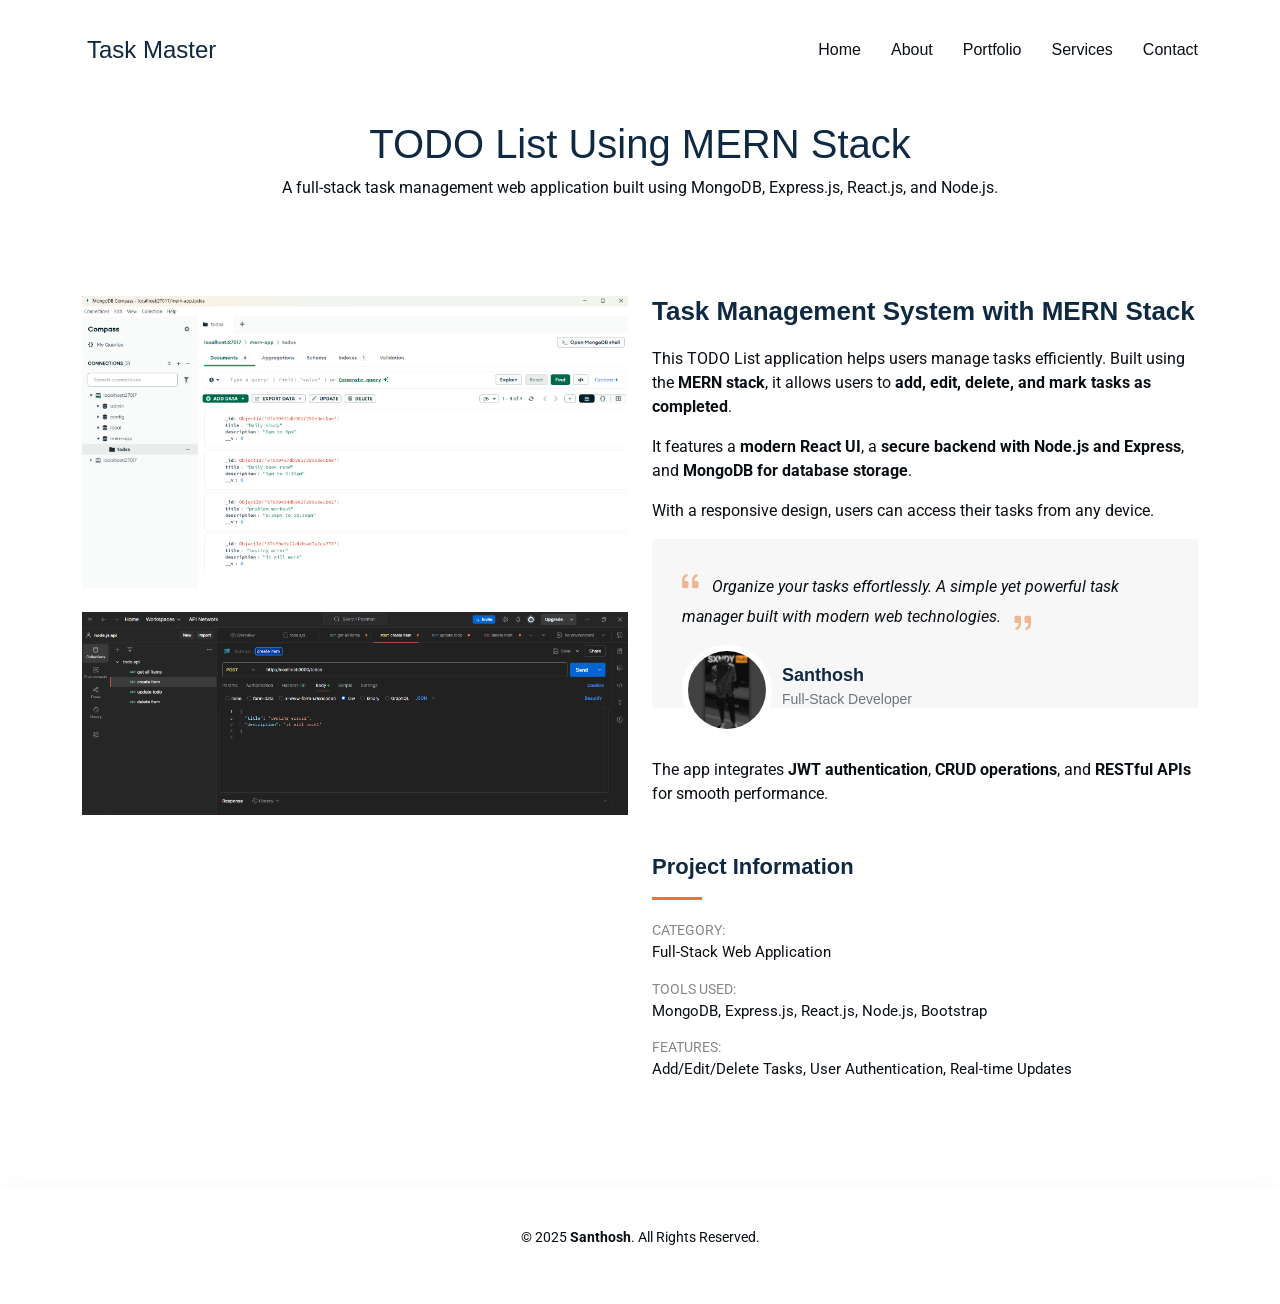
<file: todo.html>
<!DOCTYPE html>
<html lang="en">

<head>
  <meta charset="utf-8">
  <meta content="width=device-width, initial-scale=1.0" name="viewport">
  <title>Portfolio Details - TODO List Using MERN Stack</title>
  <meta name="description" content="A TODO List web app developed using the MERN stack (MongoDB, Express.js, React.js, Node.js).">
  <meta name="keywords" content="TODO List, MERN Stack, MongoDB, React.js, Node.js, Web App, Task Manager">

  <!-- Favicons -->
  <link href="assets/img/favicon.png" rel="icon">
  <link href="assets/img/apple-touch-icon.png" rel="apple-touch-icon">

  <!-- Google Fonts -->
  <link href="https://fonts.googleapis.com/css2?family=Roboto:wght@300;400;700&display=swap" rel="stylesheet">

  <!-- Vendor CSS Files -->
  <link href="assets/vendor/bootstrap/css/bootstrap.min.css" rel="stylesheet">
  <link href="assets/vendor/bootstrap-icons/bootstrap-icons.css" rel="stylesheet">
  <link href="assets/vendor/aos/aos.css" rel="stylesheet">
  <link href="assets/vendor/glightbox/css/glightbox.min.css" rel="stylesheet">
  <link href="assets/vendor/swiper/swiper-bundle.min.css" rel="stylesheet">

  <!-- Main CSS File -->
  <link href="assets/css/main.css" rel="stylesheet">
</head>

<body class="portfolio-details-page">

  <!-- Header -->
  <header class="header d-flex align-items-center sticky-top">
    <div class="container d-flex align-items-center justify-content-between">
      <a href="index.html" class="logo">
        <h1>Task Master</h1>
      </a>
      <nav class="navmenu">
        <ul>
          <li><a href="#home">Home</a></li>
          <li><a href="#about">About</a></li>
          <li><a href="#portfolio">Portfolio</a></li>
          <li><a href="#services">Services</a></li>
          <li><a href="#contact">Contact</a></li>
        </ul>
        <i class="mobile-nav-toggle d-xl-none bi bi-list"></i>
      </nav>
    </div>
  </header>

  <!-- Main Content -->
  <main class="main">

    <!-- Page Title -->
    <section class="page-title">
      <div class="container text-center">
        <h1>TODO List Using MERN Stack</h1>
        <p>A full-stack task management web application built using MongoDB, Express.js, React.js, and Node.js.</p>
      </div>
    </section>

    <!-- Portfolio Details Section -->
    <section id="portfolio-details" class="portfolio-details section">
      <div class="container" data-aos="fade-up">
        <div class="row gy-4">

          <!-- Project Images -->
          <div class="col-lg-6">
            <img src="assets/img/portfolio/todo-1.jpg" class="img-fluid mb-4" alt="TODO List App UI">
            <img src="assets/img/portfolio/todo-2.jpg" class="img-fluid mb-4" alt="Task Manager Dashboard">
          </div>

          <!-- Project Description -->
          <div class="col-lg-6">
            <div class="portfolio-description">
              <h2>Task Management System with MERN Stack</h2>
              <p>
                This TODO List application helps users manage tasks efficiently. Built using the 
                <strong>MERN stack</strong>, it allows users to <strong>add, edit, delete, and mark tasks as completed</strong>.
              </p>
              <p>
                It features a <strong>modern React UI</strong>, a <strong>secure backend with Node.js and Express</strong>, 
                and <strong>MongoDB for database storage</strong>.
              </p>
              <p>With a responsive design, users can access their tasks from any device.</p>

              <!-- Testimonial -->
              <div class="testimonial-item">
                <p>
                  <i class="bi bi-quote quote-icon-left"></i>
                  Organize your tasks effortlessly. A simple yet powerful task manager built with modern web technologies.
                  <i class="bi bi-quote quote-icon-right"></i>
                </p>
                <img src="assets/img/person/sandy.webp" class="testimonial-img" alt="Santhosh">
                <h3>Santhosh</h3>
                <h4>Full-Stack Developer</h4>
              </div>

              <p>
                The app integrates <strong>JWT authentication</strong>, <strong>CRUD operations</strong>, 
                and <strong>RESTful APIs</strong> for smooth performance.
              </p>
            </div>

            <!-- Project Information -->
            <div class="portfolio-info mt-5">
              <h3>Project Information</h3>
              <ul>
                <li><strong>Category:</strong> Full-Stack Web Application</li>
                <li><strong>Tools Used:</strong> MongoDB, Express.js, React.js, Node.js, Bootstrap</li>
                <li><strong>Features:</strong> Add/Edit/Delete Tasks, User Authentication, Real-time Updates</li>
                <li>
                  
                </li>
              </ul>
            </div>

          </div>

        </div>
      </div>
    </section>

  </main>

  <!-- Footer -->
  <footer class="footer">
    <div class="container text-center">
      <p>© 2025 <strong>Santhosh</strong>. All Rights Reserved.</p>
    </div>
  </footer>

  <!-- Scroll to Top Button -->
  <a href="#" id="scroll-top" class="scroll-top"><i class="bi bi-arrow-up-short"></i></a>

  <!-- Vendor JS Files -->
  <script src="assets/vendor/bootstrap/js/bootstrap.bundle.min.js"></script>
  <script src="assets/vendor/aos/aos.js"></script>
  <script src="assets/vendor/glightbox/js/glightbox.min.js"></script>
  <script src="assets/vendor/swiper/swiper-bundle.min.js"></script>
  <script src="assets/js/main.js"></script>

</body>
  </html>
</file>
<file: assets/css/main.css>
:root {
  --default-font: "Roboto",  system-ui, -apple-system, "Segoe UI", Roboto, "Helvetica Neue", Arial, "Noto Sans", "Liberation Sans", sans-serif, "Apple Color Emoji", "Segoe UI Emoji", "Segoe UI Symbol", "Noto Color Emoji";
  --heading-font: "Questrial",  sans-serif;
  --nav-font: "Noto Sans",  sans-serif;
}

/* Global Colors - The following color variables are used throughout the website. Updating them here will change the color scheme of the entire website */
:root { 
  --background-color: #ffffff; /* Background color for the entire website, including individual sections */
  --default-color: #0a0f14; /* Default color used for the majority of the text content across the entire website */
  --heading-color: #0f2943; /* Color for headings, subheadings and title throughout the website */
  --accent-color: #e87532; /* Accent color that represents your brand on the website. It's used for buttons, links, and other elements that need to stand out */
  --surface-color: #ffffff; /* The surface color is used as a background of boxed elements within sections, such as cards, icon boxes, or other elements that require a visual separation from the global background. */
  --contrast-color: #ffffff; /* Contrast color for text, ensuring readability against backgrounds of accent, heading, or default colors. */
}

/* Nav Menu Colors - The following color variables are used specifically for the navigation menu. They are separate from the global colors to allow for more customization options */
:root {
  --nav-color: #0a0f14;  /* The default color of the main navmenu links */
  --nav-hover-color: #e87532; /* Applied to main navmenu links when they are hovered over or active */
  --nav-mobile-background-color: #ffffff; /* Used as the background color for mobile navigation menu */
  --nav-dropdown-background-color: #ffffff; /* Used as the background color for dropdown items that appear when hovering over primary navigation items */
  --nav-dropdown-color: #0a0f14; /* Used for navigation links of the dropdown items in the navigation menu. */
  --nav-dropdown-hover-color: #e87532; /* Similar to --nav-hover-color, this color is applied to dropdown navigation links when they are hovered over. */
}

/* Color Presets - These classes override global colors when applied to any section or element, providing reuse of the sam color scheme. */

.light-background {
  --background-color: #faf9fb;
  --surface-color: #ffffff;
}

.dark-background {
  --background-color: #060606;
  --default-color: #ffffff;
  --heading-color: #ffffff;
  --surface-color: #252525;
  --contrast-color: #ffffff;
}

/* Smooth scroll */
:root {
  scroll-behavior: smooth;
}

/*--------------------------------------------------------------
# General Styling & Shared Classes
--------------------------------------------------------------*/
body {
  color: var(--default-color);
  background-color: var(--background-color);
  font-family: var(--default-font);
}

a {
  color: var(--accent-color);
  text-decoration: none;
  transition: 0.3s;
}

a:hover {
  color: color-mix(in srgb, var(--accent-color), transparent 25%);
  text-decoration: none;
}

h1,
h2,
h3,
h4,
h5,
h6 {
  color: var(--heading-color);
  font-family: var(--heading-font);
}

/* PHP Email Form Messages
------------------------------*/
.php-email-form .error-message {
  display: none;
  background: #df1529;
  color: #ffffff;
  text-align: left;
  padding: 15px;
  margin-bottom: 24px;
  font-weight: 600;
}

.php-email-form .sent-message {
  display: none;
  color: #ffffff;
  background: #059652;
  text-align: center;
  padding: 15px;
  margin-bottom: 24px;
  font-weight: 600;
}

.php-email-form .loading {
  display: none;
  background: var(--surface-color);
  text-align: center;
  padding: 15px;
  margin-bottom: 24px;
}

.php-email-form .loading:before {
  content: "";
  display: inline-block;
  border-radius: 50%;
  width: 24px;
  height: 24px;
  margin: 0 10px -6px 0;
  border: 3px solid var(--accent-color);
  border-top-color: var(--surface-color);
  animation: php-email-form-loading 1s linear infinite;
}

@keyframes php-email-form-loading {
  0% {
    transform: rotate(0deg);
  }

  100% {
    transform: rotate(360deg);
  }
}

/*--------------------------------------------------------------
# Global Header
--------------------------------------------------------------*/
.header {
  color: var(--default-color);
  background-color: var(--background-color);
  padding: 20px 0;
  transition: all 0.5s;
  z-index: 997;
}

.header .header-container {
  background: var(--surface-color);
  border-radius: 50px;
  padding: 5px 25px;
  box-shadow: 0px 2px 15px rgba(0, 0, 0, 0.1);
}

.header .logo {
  line-height: 1;
}

.header .logo img {
  max-height: 36px;
  margin-right: 8px;
}

.header .logo h1 {
  font-size: 24px;
  margin: 0;
  padding-left: 5px;
  font-weight: 500;
  color: var(--heading-color);
}

.header .header-social-links {
  padding-right: 15px;
}

.header .header-social-links a {
  color: color-mix(in srgb, var(--default-color), transparent 40%);
  padding-left: 6px;
  display: inline-block;
  transition: 0.3s;
  font-size: 16px;
}

.header .header-social-links a:hover {
  color: var(--accent-color);
}

.header .header-social-links a i {
  line-height: 0px;
}

@media (max-width: 1200px) {
  .header {
    padding-top: 10px;
  }

  .header .header-container {
    margin-left: 10px;
    margin-right: 10px;
    padding: 10px 5px 10px 15px;
  }

  .header .logo {
    order: 1;
  }

  .header .header-social-links {
    order: 2;
  }

  .header .navmenu {
    order: 3;
  }
}

/*--------------------------------------------------------------
# Navigation Menu
--------------------------------------------------------------*/
/* Navmenu - Desktop */
@media (min-width: 1200px) {
  .navmenu {
    padding: 0;
  }

  .navmenu ul {
    margin: 0;
    padding: 0;
    display: flex;
    list-style: none;
    align-items: center;
  }

  .navmenu li {
    position: relative;
  }

  .navmenu a,
  .navmenu a:focus {
    color: var(--nav-color);
    padding: 18px 15px;
    font-size: 16px;
    font-family: var(--nav-font);
    font-weight: 400;
    display: flex;
    align-items: center;
    justify-content: space-between;
    white-space: nowrap;
    transition: 0.3s;
  }

  .navmenu a i,
  .navmenu a:focus i {
    font-size: 12px;
    line-height: 0;
    margin-left: 5px;
    transition: 0.3s;
  }

  .navmenu li:last-child a {
    padding-right: 0;
  }

  .navmenu li:hover>a,
  .navmenu .active,
  .navmenu .active:focus {
    color: var(--nav-hover-color);
  }

  .navmenu .dropdown ul {
    margin: 0;
    padding: 10px 0;
    background: var(--nav-dropdown-background-color);
    display: block;
    position: absolute;
    visibility: hidden;
    left: 14px;
    top: 130%;
    opacity: 0;
    transition: 0.3s;
    border-radius: 4px;
    z-index: 99;
    box-shadow: 0px 0px 30px rgba(0, 0, 0, 0.1);
  }

  .navmenu .dropdown ul li {
    min-width: 200px;
  }

  .navmenu .dropdown ul a {
    padding: 10px 20px;
    font-size: 15px;
    text-transform: none;
    color: var(--nav-dropdown-color);
  }

  .navmenu .dropdown ul a i {
    font-size: 12px;
  }

  .navmenu .dropdown ul a:hover,
  .navmenu .dropdown ul .active:hover,
  .navmenu .dropdown ul li:hover>a {
    color: var(--nav-dropdown-hover-color);
  }

  .navmenu .dropdown:hover>ul {
    opacity: 1;
    top: 100%;
    visibility: visible;
  }

  .navmenu .dropdown .dropdown ul {
    top: 0;
    left: -90%;
    visibility: hidden;
  }

  .navmenu .dropdown .dropdown:hover>ul {
    opacity: 1;
    top: 0;
    left: -100%;
    visibility: visible;
  }
}

/* Navmenu - Mobile */
@media (max-width: 1199px) {
  .mobile-nav-toggle {
    color: var(--nav-color);
    font-size: 28px;
    line-height: 0;
    margin-right: 10px;
    cursor: pointer;
    transition: color 0.3s;
  }

  .navmenu {
    padding: 0;
    z-index: 9997;
  }

  .navmenu ul {
    display: none;
    list-style: none;
    position: absolute;
    inset: 60px 20px 20px 20px;
    padding: 10px 0;
    margin: 0;
    border-radius: 6px;
    background-color: var(--nav-mobile-background-color);
    overflow-y: auto;
    transition: 0.3s;
    z-index: 9998;
    box-shadow: 0px 0px 30px rgba(0, 0, 0, 0.1);
  }

  .navmenu a,
  .navmenu a:focus {
    color: var(--nav-dropdown-color);
    padding: 10px 20px;
    font-family: var(--nav-font);
    font-size: 17px;
    font-weight: 500;
    display: flex;
    align-items: center;
    justify-content: space-between;
    white-space: nowrap;
    transition: 0.3s;
  }

  .navmenu a i,
  .navmenu a:focus i {
    font-size: 12px;
    line-height: 0;
    margin-left: 5px;
    width: 30px;
    height: 30px;
    display: flex;
    align-items: center;
    justify-content: center;
    border-radius: 50%;
    transition: 0.3s;
    background-color: color-mix(in srgb, var(--accent-color), transparent 90%);
  }

  .navmenu a i:hover,
  .navmenu a:focus i:hover {
    background-color: var(--accent-color);
    color: var(--contrast-color);
  }

  .navmenu a:hover,
  .navmenu .active,
  .navmenu .active:focus {
    color: var(--nav-dropdown-hover-color);
  }

  .navmenu .active i,
  .navmenu .active:focus i {
    background-color: var(--accent-color);
    color: var(--contrast-color);
    transform: rotate(180deg);
  }

  .navmenu .dropdown ul {
    position: static;
    display: none;
    z-index: 99;
    padding: 10px 0;
    margin: 10px 20px;
    background-color: var(--nav-dropdown-background-color);
    border: 1px solid color-mix(in srgb, var(--default-color), transparent 90%);
    box-shadow: none;
    transition: all 0.5s ease-in-out;
  }

  .navmenu .dropdown ul ul {
    background-color: rgba(33, 37, 41, 0.1);
  }

  .navmenu .dropdown>.dropdown-active {
    display: block;
    background-color: rgba(33, 37, 41, 0.03);
  }

  .mobile-nav-active {
    overflow: hidden;
  }

  .mobile-nav-active .mobile-nav-toggle {
    color: #fff;
    position: absolute;
    font-size: 32px;
    top: 15px;
    right: 15px;
    margin-right: 0;
    z-index: 9999;
  }

  .mobile-nav-active .navmenu {
    position: fixed;
    overflow: hidden;
    inset: 0;
    background: rgba(33, 37, 41, 0.8);
    transition: 0.3s;
  }

  .mobile-nav-active .navmenu>ul {
    display: block;
  }
}

/*--------------------------------------------------------------
# Global Footer
--------------------------------------------------------------*/
.footer {
  color: var(--default-color);
  background-color: var(--background-color);
  font-size: 14px;
  padding: 40px 0;
  position: relative;
  box-shadow: 0 5px 25px rgba(0, 0, 0, 0.05);
}

.footer .copyright p {
  margin-bottom: 0;
}

.footer .social-links {
  margin-top: 20px;
}

.footer .social-links a {
  display: flex;
  align-items: center;
  justify-content: center;
  width: 40px;
  height: 40px;
  border-radius: 50%;
  border: 1px solid color-mix(in srgb, var(--default-color), transparent 50%);
  font-size: 16px;
  color: color-mix(in srgb, var(--default-color), transparent 50%);
  margin: 0 5px;
  transition: 0.3s;
}

.footer .social-links a:hover {
  color: var(--accent-color);
  border-color: var(--accent-color);
}

.footer .credits {
  margin-top: 10px;
  font-size: 13px;
  text-align: center;
}

/*--------------------------------------------------------------
# Scroll Top Button
--------------------------------------------------------------*/
.scroll-top {
  position: fixed;
  visibility: hidden;
  opacity: 0;
  right: 15px;
  bottom: -15px;
  z-index: 99999;
  background-color: var(--accent-color);
  width: 44px;
  height: 44px;
  border-radius: 50px;
  transition: all 0.4s;
}

.scroll-top i {
  font-size: 24px;
  color: var(--contrast-color);
  line-height: 0;
}

.scroll-top:hover {
  background-color: color-mix(in srgb, var(--accent-color), transparent 20%);
  color: var(--contrast-color);
}

.scroll-top.active {
  visibility: visible;
  opacity: 1;
  bottom: 15px;
}

/*--------------------------------------------------------------
# Disable aos animation delay on mobile devices
--------------------------------------------------------------*/
@media screen and (max-width: 768px) {
  [data-aos-delay] {
    transition-delay: 0 !important;
  }
}

/*--------------------------------------------------------------
# Global Page Titles & Breadcrumbs
--------------------------------------------------------------*/
.page-title {
  text-align: center;
  padding: 20px 0;
}

.page-title .breadcrumbs {
  margin-bottom: 1.5rem;
}

.page-title .breadcrumbs .breadcrumb {
  justify-content: center;
  margin: 0;
  padding: 0;
  background: none;
}

.page-title .breadcrumbs .breadcrumb .breadcrumb-item {
  font-size: 0.9rem;
  color: color-mix(in srgb, var(--default-color), transparent 30%);
}

.page-title .breadcrumbs .breadcrumb .breadcrumb-item.active {
  color: var(--accent-color);
}

.page-title .breadcrumbs .breadcrumb .breadcrumb-item a {
  color: inherit;
  text-decoration: none;
  transition: color 0.3s ease;
}

.page-title .breadcrumbs .breadcrumb .breadcrumb-item a:hover {
  color: var(--accent-color);
}

.page-title .breadcrumbs .breadcrumb .breadcrumb-item a i {
  font-size: 0.9rem;
  margin-right: 0.2rem;
}

.page-title .breadcrumbs .breadcrumb .breadcrumb-item+.breadcrumb-item::before {
  color: color-mix(in srgb, var(--default-color), transparent 50%);
}

.page-title .title-wrapper {
  max-width: 800px;
  margin: 0 auto;
  padding: 1rem 0;
}

.page-title .title-wrapper h1 {
  font-size: 2.5rem;
  margin-bottom: 1rem;
  font-weight: 700;
  color: var(--heading-color);
}

.page-title .title-wrapper p {
  font-size: 1.1rem;
  color: color-mix(in srgb, var(--default-color), transparent 20%);
  margin: 0;
  line-height: 1.6;
}

@media (max-width: 768px) {
  .page-title .title-wrapper h1 {
    font-size: 2rem;
  }

  .page-title .title-wrapper p {
    font-size: 1rem;
  }
}

@media (max-width: 576px) {
  .page-title .title-wrapper h1 {
    font-size: 1.75rem;
  }
}

/*--------------------------------------------------------------
# Global Sections
--------------------------------------------------------------*/
section,
.section {
  color: var(--default-color);
  background-color: var(--background-color);
  padding: 60px 0;
  scroll-margin-top: 90px;
  overflow: clip;
}

@media (max-width: 1199px) {

  section,
  .section {
    scroll-margin-top: 66px;
  }
}

/*--------------------------------------------------------------
# Global Section Titles
--------------------------------------------------------------*/
.section-title {
  text-align: center;
  padding-bottom: 60px;
  position: relative;
}

.section-title h2 {
  font-size: 42px;
  font-weight: 700;
  margin-bottom: 10px;
  background: linear-gradient(120deg, var(--heading-color), var(--accent-color));
  -webkit-background-clip: text;
  -webkit-text-fill-color: transparent;
  background-clip: text;
  position: relative;
}

.section-title .title-shape {
  width: 200px;
  height: 20px;
  margin: 0 auto;
  color: var(--accent-color);
  opacity: 0.5;
}

.section-title .title-shape svg {
  width: 100%;
  height: 100%;
}

.section-title p {
  margin: 15px auto 0;
  font-size: 16px;
  max-width: 700px;
  color: color-mix(in srgb, var(--default-color), transparent 25%);
  line-height: 1.8;
}

@media (max-width: 768px) {
  .section-title h2 {
    font-size: 32px;
  }

  .section-title .subtitle-wrapper .subtitle {
    font-size: 13px;
  }
}

/*--------------------------------------------------------------
# Hero Section
--------------------------------------------------------------*/
.hero {
  padding: 80px 0;
  position: relative;
  overflow: hidden;
}

.hero .content h2 {
  font-size: 3.5rem;
  font-weight: 700;
  line-height: 1.2;
  margin-bottom: 1.5rem;
}

@media (max-width: 991px) {
  .hero .content h2 {
    font-size: 2.5rem;
  }
}

.hero .content .lead {
  font-size: 1.25rem;
  margin-bottom: 2rem;
  color: color-mix(in srgb, var(--default-color), transparent 20%);
}

.hero .cta-buttons {
  display: flex;
  gap: 1rem;
  margin-bottom: 3rem;
}

@media (max-width: 576px) {
  .hero .cta-buttons {
    flex-direction: column;
  }
}

.hero .cta-buttons .btn {
  padding: 0.8rem 2rem;
  font-size: 1rem;
  font-weight: 500;
  border-radius: 50px;
  transition: all 0.3s ease;
}

.hero .cta-buttons .btn.btn-primary {
  background-color: var(--accent-color);
  border-color: var(--accent-color);
  color: var(--contrast-color);
}

.hero .cta-buttons .btn.btn-primary:hover {
  background-color: color-mix(in srgb, var(--accent-color), transparent 15%);
  border-color: color-mix(in srgb, var(--accent-color), transparent 15%);
  transform: translateY(-2px);
}

.hero .cta-buttons .btn.btn-outline {
  border: 2px solid color-mix(in srgb, var(--accent-color), transparent 70%);
  color: var(--accent-color);
  background: transparent;
}

.hero .cta-buttons .btn.btn-outline:hover {
  background-color: var(--accent-color);
  color: var(--contrast-color);
  transform: translateY(-2px);
}

.hero .hero-stats {
  display: flex;
  gap: 3rem;
  margin-top: 2rem;
}

@media (max-width: 576px) {
  .hero .hero-stats {
    flex-direction: column;
    gap: 1.5rem;
  }
}

.hero .hero-stats .stat-item .stat-number {
  display: block;
  font-size: 2.5rem;
  font-weight: 700;
  color: var(--heading-color);
  line-height: 1;
}

.hero .hero-stats .stat-item .stat-label {
  font-size: 0.9rem;
  color: color-mix(in srgb, var(--default-color), transparent 30%);
  margin-top: 0.5rem;
  display: block;
}

.hero .hero-image {
  position: relative;
  padding: 2rem;
}

.hero .hero-image img {
  position: relative;
  z-index: 2;
}

.hero .hero-image .shape-1,
.hero .hero-image .shape-2 {
  position: absolute;
  border-radius: 30% 70% 70% 30%/30% 30% 70% 70%;
  z-index: 1;
}

.hero .hero-image .shape-1 {
  width: 300px;
  height: 300px;
  background-color: color-mix(in srgb, var(--accent-color), transparent 85%);
  top: -20px;
  right: -20px;
  animation: morphShape 15s linear infinite;
}

.hero .hero-image .shape-2 {
  width: 200px;
  height: 200px;
  background-color: color-mix(in srgb, var(--heading-color), transparent 90%);
  bottom: -20px;
  left: -20px;
  animation: morphShape 20s linear infinite reverse;
}

@media (max-width: 991px) {
  .hero {
    text-align: center;
    padding: 60px 0;
  }

  .hero .cta-buttons {
    justify-content: center;
  }

  .hero .hero-stats {
    justify-content: center;
  }

  .hero .hero-image {
    margin-top: 3rem;
  }
}

@keyframes morphShape {
  0% {
    border-radius: 30% 70% 70% 30%/30% 30% 70% 70%;
  }

  25% {
    border-radius: 58% 42% 75% 25%/76% 46% 54% 24%;
  }

  50% {
    border-radius: 50% 50% 33% 67%/55% 27% 73% 45%;
  }

  75% {
    border-radius: 33% 67% 58% 42%/63% 68% 32% 37%;
  }

  100% {
    border-radius: 30% 70% 70% 30%/30% 30% 70% 70%;
  }
}

/*--------------------------------------------------------------
# About Section
--------------------------------------------------------------*/
.about .about-image {
  position: relative;
}

.about .about-image img {
  box-shadow: 0 0 30px rgba(0, 0, 0, 0.1);
}

.about .about-content {
  padding-left: 2rem;
}

@media (max-width: 991.98px) {
  .about .about-content {
    padding-left: 0;
    margin-top: 3rem;
  }
}

.about .about-content .subtitle {
  font-size: 0.875rem;
  font-weight: 600;
  letter-spacing: 2px;
  color: var(--accent-color);
  margin-bottom: 1rem;
  display: block;
}

.about .about-content h2 {
  font-size: 2rem;
  font-weight: 700;
  margin-bottom: 1.5rem;
}

.about .about-content .lead {
  font-size: 1.1rem;
  color: color-mix(in srgb, var(--default-color), transparent 25%);
}

.about .personal-info {
  margin-top: 2rem;
  padding: 2rem;
  background-color: var(--surface-color);
  border-radius: 1rem;
  box-shadow: 0 0 30px rgba(0, 0, 0, 0.05);
}

.about .personal-info .info-item {
  display: flex;
  flex-direction: column;
  gap: 0.5rem;
}

.about .personal-info .info-item .label {
  font-size: 0.875rem;
  color: color-mix(in srgb, var(--default-color), transparent 40%);
}

.about .personal-info .info-item .value {
  font-weight: 600;
  color: var(--heading-color);
}

.about .signature {
  display: flex;
  align-items: center;
  gap: 1.5rem;
}

.about .signature .signature-image {
  max-width: 150px;
}

.about .signature .signature-info h4 {
  font-size: 1.25rem;
  margin-bottom: 0.25rem;
}

.about .signature .signature-info p {
  font-size: 0.875rem;
  color: color-mix(in srgb, var(--default-color), transparent 40%);
  margin: 0;
}

/*--------------------------------------------------------------
# Skills Section
--------------------------------------------------------------*/
.skills .skill-box {
  background-color: var(--surface-color);
  padding: 2rem;
  border-radius: 8px;
  box-shadow: 0 0 20px rgba(0, 0, 0, 0.05);
}

.skills .skill-box h3 {
  font-size: 1.2rem;
  margin-bottom: 1rem;
  font-weight: 600;
}

.skills .skill-box p {
  font-size: 0.9rem;
  margin-bottom: 0.8rem;
  opacity: 0.6;
}

.skills .skill-box .progress {
  background-color: color-mix(in srgb, var(--accent-color), transparent 85%);
  border-radius: 50px;
  height: 8px;
  margin-top: 5px;
  overflow: hidden;
}

.skills .skill-box .progress .progress-bar {
  background-color: var(--accent-color);
  height: 100%;
  position: relative;
  border-radius: 50px;
  transition: 0.9s;
  width: 1px;
}

/*--------------------------------------------------------------
# Resume Section
--------------------------------------------------------------*/
.resume .resume-wrapper .resume-block {
  margin-bottom: 3rem;
}

.resume .resume-wrapper .resume-block:last-child {
  margin-bottom: 0;
}

.resume .resume-wrapper .resume-block h2 {
  font-size: 2rem;
  margin-bottom: 0.8rem;
  font-weight: 700;
}

.resume .resume-wrapper .resume-block h2 span {
  color: var(--accent-color);
}

.resume .resume-wrapper .resume-block .lead {
  color: color-mix(in srgb, var(--default-color), transparent 25%);
  margin-bottom: 3rem;
}

.resume .resume-wrapper .timeline {
  position: relative;
}

.resume .resume-wrapper .timeline::before {
  content: "";
  position: absolute;
  left: 20%;
  top: 0;
  height: 100%;
  width: 2px;
  background-color: color-mix(in srgb, var(--accent-color), transparent 85%);
}

.resume .resume-wrapper .timeline .timeline-item {
  display: flex;
  align-items: flex-start;
  margin-bottom: 2.5rem;
  position: relative;
}

.resume .resume-wrapper .timeline .timeline-item:last-child {
  margin-bottom: 0;
}

.resume .resume-wrapper .timeline .timeline-item .timeline-left {
  width: 20%;
  padding-right: 3rem;
}

.resume .resume-wrapper .timeline .timeline-item .timeline-left .company {
  color: var(--heading-color);
  font-weight: 600;
  font-size: 1.1rem;
  margin-bottom: 0.25rem;
}

.resume .resume-wrapper .timeline .timeline-item .timeline-left .period {
  color: var(--accent-color);
  font-size: 0.9rem;
}

.resume .resume-wrapper .timeline .timeline-item .timeline-dot {
  position: absolute;
  left: calc(20% + 1px);
  transform: translateX(-50%);
  width: 1rem;
  height: 1rem;
  background-color: var(--accent-color);
  border-radius: 50%;
}

.resume .resume-wrapper .timeline .timeline-item .timeline-right {
  width: 70%;
  padding-left: 3rem;
  margin-top: -4px;
}

.resume .resume-wrapper .timeline .timeline-item .timeline-right .position {
  color: var(--heading-color);
  font-size: 1.2rem;
  margin-bottom: 0.6rem;
  font-weight: 600;
}

.resume .resume-wrapper .timeline .timeline-item .timeline-right .description {
  color: color-mix(in srgb, var(--default-color), transparent 25%);
}

.resume .resume-wrapper .timeline .timeline-item .timeline-right ul {
  padding-left: 15px;
}

.resume .resume-wrapper .timeline .timeline-item .timeline-right ul li {
  padding-bottom: 12px;
}

@media (max-width: 992px) {
  .resume .resume-wrapper .resume-block h2 {
    font-size: 2rem;
  }

  .resume .resume-wrapper .timeline::before {
    left: 1rem;
  }

  .resume .resume-wrapper .timeline .timeline-item {
    flex-direction: column;
    margin-bottom: 20px;
  }

  .resume .resume-wrapper .timeline .timeline-item .timeline-left {
    width: 100%;
    text-align: left;
    padding-right: 0;
    padding-left: 2.5rem;
    margin-bottom: 1.6rem;
    margin-top: -4px;
  }

  .resume .resume-wrapper .timeline .timeline-item .timeline-dot {
    left: calc(1rem + 1px);
  }

  .resume .resume-wrapper .timeline .timeline-item .timeline-right {
    width: 100%;
    padding-left: 2.5rem;
  }
}

/*--------------------------------------------------------------
# Portfolio Section
--------------------------------------------------------------*/
.portfolio .portfolio-filters-container {
  margin-bottom: 40px;
}

.portfolio .portfolio-filters {
  display: flex;
  justify-content: center;
  gap: 15px;
  flex-wrap: wrap;
  padding: 0;
  margin: 0;
  list-style: none;
}

.portfolio .portfolio-filters li {
  font-size: 15px;
  font-weight: 500;
  padding: 8px 20px;
  cursor: pointer;
  border-radius: 30px;
  background-color: color-mix(in srgb, var(--surface-color), transparent 50%);
  color: var(--default-color);
  transition: all 0.3s ease-in-out;
}

.portfolio .portfolio-filters li:hover {
  background-color: color-mix(in srgb, var(--accent-color), transparent 85%);
  color: var(--accent-color);
  transform: translateY(-2px);
}

.portfolio .portfolio-filters li.filter-active {
  background-color: var(--accent-color);
  color: var(--contrast-color);
}

.portfolio .portfolio-card {
  background-color: var(--surface-color);
  border-radius: 15px;
  overflow: hidden;
  box-shadow: 0 5px 25px rgba(0, 0, 0, 0.05);
  transition: all 0.3s ease-in-out;
}

.portfolio .portfolio-card:hover {
  transform: translateY(-10px);
  box-shadow: 0 8px 35px rgba(0, 0, 0, 0.1);
}

.portfolio .portfolio-card:hover .portfolio-overlay {
  opacity: 1;
  visibility: visible;
}

.portfolio .portfolio-card:hover .portfolio-overlay .portfolio-actions {
  transform: translateY(0);
}

.portfolio .portfolio-card .portfolio-image {
  position: relative;
  overflow: hidden;
  aspect-ratio: 16/10;
}

.portfolio .portfolio-card .portfolio-image img {
  width: 100%;
  height: 100%;
  object-fit: cover;
  transition: transform 0.6s ease-in-out;
}

.portfolio .portfolio-card .portfolio-overlay {
  position: absolute;
  top: 0;
  left: 0;
  width: 100%;
  height: 100%;
  background: linear-gradient(to top, rgba(0, 0, 0, 0.7), transparent);
  opacity: 0;
  visibility: hidden;
  transition: all 0.4s ease-in-out;
  display: flex;
  align-items: flex-end;
  padding: 20px;
}

.portfolio .portfolio-card .portfolio-overlay .portfolio-actions {
  transform: translateY(20px);
  transition: all 0.4s ease-in-out;
  display: flex;
  gap: 15px;
}

.portfolio .portfolio-card .portfolio-overlay .portfolio-actions a {
  width: 45px;
  height: 45px;
  background-color: var(--surface-color);
  border-radius: 50%;
  display: flex;
  align-items: center;
  justify-content: center;
  color: var(--accent-color);
  font-size: 20px;
  transition: all 0.3s ease;
}

.portfolio .portfolio-card .portfolio-overlay .portfolio-actions a:hover {
  background-color: var(--accent-color);
  color: var(--contrast-color);
  transform: scale(1.1);
}

.portfolio .portfolio-card .portfolio-content {
  padding: 25px;
}

.portfolio .portfolio-card .portfolio-content .category {
  font-size: 14px;
  color: var(--accent-color);
  text-transform: uppercase;
  letter-spacing: 1px;
  font-weight: 500;
  display: block;
  margin-bottom: 10px;
}

.portfolio .portfolio-card .portfolio-content h3 {
  font-size: 20px;
  margin: 0 0 15px;
  font-weight: 600;
  transition: color 0.3s ease;
}

.portfolio .portfolio-card .portfolio-content h3:hover {
  color: var(--accent-color);
}

.portfolio .portfolio-card .portfolio-content p {
  font-size: 15px;
  color: color-mix(in srgb, var(--default-color), transparent 30%);
  margin: 0;
  line-height: 1.6;
}

@media (max-width: 768px) {
  .portfolio .portfolio-filters li {
    font-size: 14px;
    padding: 6px 15px;
  }

  .portfolio .portfolio-card .portfolio-content {
    padding: 20px;
  }

  .portfolio .portfolio-card .portfolio-content h3 {
    font-size: 18px;
  }

  .portfolio .portfolio-card .portfolio-content p {
    font-size: 14px;
  }
}

/*--------------------------------------------------------------
# Testimonials Section
--------------------------------------------------------------*/
.testimonials .testimonials-slider {
  width: 100%;
  position: relative;
  padding-bottom: 60px;
}

.testimonials .swiper-wrapper {
  height: auto;
}

.testimonials .testimonial-item {
  background-color: var(--surface-color);
  padding: 40px;
  border-radius: 20px;
}

@media (max-width: 575px) {
  .testimonials .testimonial-item {
    padding: 20px;
  }
}

.testimonials .testimonial-item h2 {
  font-size: 24px;
  font-weight: 600;
  margin-bottom: 20px;
}

.testimonials .testimonial-item p {
  font-size: 16px;
  line-height: 1.8;
  margin-bottom: 30px;
  font-style: italic;
}

.testimonials .testimonial-item .profile {
  gap: 15px;
}

.testimonials .testimonial-item .profile .profile-img {
  width: 60px;
  height: 60px;
  border-radius: 50%;
  object-fit: cover;
}

.testimonials .testimonial-item .profile .profile-info h3 {
  font-size: 18px;
  margin: 0;
  font-weight: 600;
}

.testimonials .testimonial-item .profile .profile-info span {
  font-size: 14px;
  color: color-mix(in srgb, var(--default-color) 70%, transparent);
}

.testimonials .testimonial-item .featured-img-wrapper {
  min-height: 400px;
  position: relative;
  overflow: hidden;
  border-radius: 16px;
}

.testimonials .testimonial-item .featured-img {
  width: 100%;
  height: 100%;
  object-fit: cover;
  position: absolute;
  top: 0;
  left: 0;
}

.testimonials .swiper-navigation {
  position: absolute;
  bottom: 0;
  gap: 10px;
}

.testimonials .swiper-button-prev,
.testimonials .swiper-button-next {
  position: relative;
  left: auto;
  right: auto;
  top: auto;
  margin: 0;
  width: 44px;
  height: 44px;
  background-color: var(--surface-color);
  border-radius: 50%;
  border: 1px solid color-mix(in srgb, var(--default-color) 10%, transparent);
  transition: 0.3s;
}

.testimonials .swiper-button-prev::after,
.testimonials .swiper-button-next::after {
  font-size: 20px;
  color: var(--default-color);
}

.testimonials .swiper-button-prev:hover,
.testimonials .swiper-button-next:hover {
  background-color: var(--accent-color);
  border-color: var(--accent-color);
}

.testimonials .swiper-button-prev:hover::after,
.testimonials .swiper-button-next:hover::after {
  color: var(--contrast-color);
}

/*--------------------------------------------------------------
# Services Section
--------------------------------------------------------------*/
.services {
  padding: 80px 0;
}

.services .servies-title {
  font-size: 2.5rem;
  margin-bottom: 1.5rem;
}

.services .btn-outline-primary {
  color: var(--accent-color);
  border-color: var(--accent-color);
  padding: 10px 30px;
  border-radius: 50px;
  transition: all 0.3s ease;
}

.services .btn-outline-primary:hover {
  background-color: var(--accent-color);
  color: var(--contrast-color);
}

.services .service-item {
  background-color: var(--surface-color);
  padding: 30px;
  border-radius: 10px;
  box-shadow: 0 5px 15px rgba(0, 0, 0, 0.1);
  height: 100%;
  transition: transform 0.3s ease;
}

.services .service-item:hover {
  transform: scale(1.05);
}

.services .service-item i {
  font-size: 2.5rem;
  color: var(--accent-color);
  display: inline-block;
  margin-bottom: 15px;
}

.services .service-item h3 {
  font-size: 1.25rem;
  margin-bottom: 15px;
}

.services .service-item h3 a {
  color: var(--heading-color);
}

.services .service-item h3 a:hover {
  color: var(--accent-color);
}

.services .service-item p {
  font-size: 0.9rem;
  color: color-mix(in srgb, var(--default-color), transparent 25%);
}

@media (max-width: 991px) {
  .services h2 {
    font-size: 2rem;
  }
}

/*--------------------------------------------------------------
# Faq Section
--------------------------------------------------------------*/
.faq .faq-container .faq-item {
  background-color: var(--surface-color);
  position: relative;
  padding: 20px;
  margin-bottom: 15px;
  border: 1px solid color-mix(in srgb, var(--default-color), transparent 85%);
  border-radius: 5px;
  overflow: hidden;
}

.faq .faq-container .faq-item:last-child {
  margin-bottom: 0;
}

.faq .faq-container .faq-item h3 {
  font-weight: 600;
  font-size: 16px;
  line-height: 24px;
  margin: 0 30px 0 0;
  transition: 0.3s;
  cursor: pointer;
  display: flex;
  align-items: center;
}

.faq .faq-container .faq-item h3 .num {
  color: var(--accent-color);
  padding-right: 5px;
}

.faq .faq-container .faq-item h3:hover {
  color: var(--accent-color);
}

.faq .faq-container .faq-item .faq-content {
  display: grid;
  grid-template-rows: 0fr;
  transition: 0.3s ease-in-out;
  visibility: hidden;
  opacity: 0;
}

.faq .faq-container .faq-item .faq-content p {
  margin-bottom: 0;
  overflow: hidden;
}

.faq .faq-container .faq-item .faq-toggle {
  position: absolute;
  top: 20px;
  right: 20px;
  font-size: 16px;
  line-height: 0;
  transition: 0.3s;
  cursor: pointer;
}

.faq .faq-container .faq-item .faq-toggle:hover {
  color: var(--accent-color);
}

.faq .faq-container .faq-active {
  background-color: color-mix(in srgb, var(--accent-color), transparent 97%);
  border-color: color-mix(in srgb, var(--accent-color), transparent 80%);
}

.faq .faq-container .faq-active h3 {
  color: var(--accent-color);
}

.faq .faq-container .faq-active .faq-content {
  grid-template-rows: 1fr;
  visibility: visible;
  opacity: 1;
  padding-top: 10px;
}

.faq .faq-container .faq-active .faq-toggle {
  transform: rotate(90deg);
  color: var(--accent-color);
}

/*--------------------------------------------------------------
# Contact Section
--------------------------------------------------------------*/
.contact .section-category {
  font-family: var(--heading-font);
  font-weight: 600;
  font-size: 0.9rem;
  text-transform: uppercase;
  letter-spacing: 1px;
}

.contact .content h2 {
  font-weight: 700;
  line-height: 1.2;
}

.contact .content .lead {
  color: color-mix(in srgb, var(--default-color), transparent 25%);
}

.contact .contact-info .info-item {
  font-size: 1.1rem;
}

.contact .contact-info .info-item i {
  color: var(--accent-color);
  font-size: 1.4rem;
}

.contact .contact-info .map-link {
  color: var(--heading-color);
  font-weight: 500;
  font-size: 1.1rem;
  transition: all 0.3s ease;
}

.contact .contact-info .map-link i {
  transition: transform 0.3s ease;
}

.contact .contact-info .map-link:hover {
  color: var(--accent-color);
}

.contact .contact-info .map-link:hover i {
  transform: translateX(5px);
}

.contact .contact-form {
  background-color: var(--surface-color);
  border: none;
  box-shadow: 0 5px 25px rgba(0, 0, 0, 0.05);
  border-radius: 12px;
}

.contact .contact-form .form-control,
.contact .contact-form .form-select {
  padding: 0.75rem 1.25rem;
  border-color: #e5e5e5;
  border-radius: 8px;
  font-size: 1rem;
}

.contact .contact-form .form-control:focus,
.contact .contact-form .form-select:focus {
  border-color: color-mix(in srgb, var(--accent-color), transparent 50%);
  box-shadow: 0 0 0 0.25rem color-mix(in srgb, var(--accent-color), transparent 90%);
}

.contact .contact-form .form-control::placeholder,
.contact .contact-form .form-select::placeholder {
  color: color-mix(in srgb, var(--default-color), transparent 50%);
}

.contact .contact-form .btn-submit {
  background-color: var(--accent-color);
  color: var(--contrast-color);
  padding: 0.75rem 2rem;
  font-weight: 500;
  border-radius: 8px;
  transition: all 0.3s ease;
}

.contact .contact-form .btn-submit:hover {
  background-color: color-mix(in srgb, var(--accent-color), transparent 15%);
  transform: translateY(-1px);
}

.contact .contact-form .btn-submit:active {
  transform: translateY(0);
}

/*--------------------------------------------------------------
# Portfolio Details Section
--------------------------------------------------------------*/
.portfolio-details .portfolio-info h3 {
  font-size: 22px;
  font-weight: 700;
  margin-bottom: 20px;
  padding-bottom: 20px;
  position: relative;
}

.portfolio-details .portfolio-info h3:after {
  content: "";
  position: absolute;
  display: block;
  width: 50px;
  height: 3px;
  background: var(--accent-color);
  left: 0;
  bottom: 0;
}

.portfolio-details .portfolio-info ul {
  list-style: none;
  padding: 0;
  font-size: 15px;
}

.portfolio-details .portfolio-info ul li {
  display: flex;
  flex-direction: column;
  padding-bottom: 15px;
}

.portfolio-details .portfolio-info ul strong {
  text-transform: uppercase;
  font-weight: 400;
  color: color-mix(in srgb, var(--default-color), transparent 50%);
  font-size: 14px;
}

.portfolio-details .portfolio-info .btn-visit {
  padding: 8px 40px;
  background: var(--accent-color);
  color: var(--contrast-color);
  border-radius: 50px;
  transition: 0.3s;
}

.portfolio-details .portfolio-info .btn-visit:hover {
  background: color-mix(in srgb, var(--accent-color), transparent 20%);
}

.portfolio-details .portfolio-description h2 {
  font-size: 26px;
  font-weight: 700;
  margin-bottom: 20px;
}

.portfolio-details .portfolio-description p {
  padding: 0;
}

.portfolio-details .portfolio-description .testimonial-item {
  padding: 30px 30px 0 30px;
  position: relative;
  background: color-mix(in srgb, var(--default-color), transparent 97%);
  margin-bottom: 50px;
}

.portfolio-details .portfolio-description .testimonial-item .testimonial-img {
  width: 90px;
  border-radius: 50px;
  border: 6px solid var(--background-color);
  float: left;
  margin: 0 10px 0 0;
}

.portfolio-details .portfolio-description .testimonial-item h3 {
  font-size: 18px;
  font-weight: bold;
  margin: 15px 0 5px 0;
  padding-top: 20px;
}

.portfolio-details .portfolio-description .testimonial-item h4 {
  font-size: 14px;
  color: #6c757d;
  margin: 0;
}

.portfolio-details .portfolio-description .testimonial-item .quote-icon-left,
.portfolio-details .portfolio-description .testimonial-item .quote-icon-right {
  color: color-mix(in srgb, var(--accent-color), transparent 50%);
  font-size: 26px;
  line-height: 0;
}

.portfolio-details .portfolio-description .testimonial-item .quote-icon-left {
  display: inline-block;
  left: -5px;
  position: relative;
}

.portfolio-details .portfolio-description .testimonial-item .quote-icon-right {
  display: inline-block;
  right: -5px;
  position: relative;
  top: 10px;
  transform: scale(-1, -1);
}

.portfolio-details .portfolio-description .testimonial-item p {
  font-style: italic;
  margin: 0 0 15px 0 0 0;
  padding: 0;
}

/*--------------------------------------------------------------
# Service Details Section
--------------------------------------------------------------*/
.service-details .service-details-slider {
  position: relative;
  overflow: hidden;
  border-radius: 10px;
  z-index: 1;
}

.service-details .service-details-slider .swiper-wrapper {
  height: auto !important;
}

.service-details .service-details-slider .swiper-pagination {
  position: absolute;
  bottom: 20px;
  left: 0;
  right: 0;
  z-index: 2;
}

.service-details .service-details-slider .swiper-pagination .swiper-pagination-bullet {
  width: 10px;
  height: 10px;
  background-color: var(--contrast-color);
  opacity: 0.5;
  transition: 0.3s;
}

.service-details .service-details-slider .swiper-pagination .swiper-pagination-bullet.swiper-pagination-bullet-active {
  opacity: 1;
  width: 20px;
  border-radius: 5px;
}

.service-details .content h3 {
  font-size: 28px;
  font-weight: 700;
  margin-bottom: 20px;
}

.service-details .content p {
  color: color-mix(in srgb, var(--default-color), transparent 20%);
  margin-bottom: 15px;
}

.service-details .content .features .feature-box {
  padding: 20px;
  background: var(--surface-color);
  border-radius: 10px;
  box-shadow: 0 0 20px rgba(0, 0, 0, 0.05);
  height: 100%;
  transition: 0.3s;
}

.service-details .content .features .feature-box:hover {
  transform: translateY(-5px);
}

.service-details .content .features .feature-box i {
  font-size: 24px;
  color: var(--accent-color);
  margin-right: 15px;
}

.service-details .content .features .feature-box h4 {
  font-size: 18px;
  font-weight: 600;
  margin: 0;
}

.service-details .service-info {
  background: var(--surface-color);
  padding: 30px;
  border-radius: 10px;
  box-shadow: 0 0 20px rgba(0, 0, 0, 0.05);
}

.service-details .service-info h4 {
  font-size: 22px;
  font-weight: 700;
  margin-bottom: 25px;
  padding-bottom: 15px;
  border-bottom: 2px solid color-mix(in srgb, var(--accent-color), transparent 85%);
}

.service-details .service-info .info-item {
  margin-bottom: 25px;
}

.service-details .service-info .info-item:last-child {
  margin-bottom: 0;
}

.service-details .service-info .info-item i {
  font-size: 24px;
  color: var(--accent-color);
  margin-bottom: 10px;
}

.service-details .service-info .info-item h5 {
  font-size: 16px;
  font-weight: 600;
  margin-bottom: 5px;
}

.service-details .service-info .info-item p {
  color: color-mix(in srgb, var(--default-color), transparent 20%);
  margin: 0;
}

.service-details .related-services {
  background: var(--surface-color);
  padding: 30px;
  border-radius: 10px;
  box-shadow: 0 0 20px rgba(0, 0, 0, 0.05);
}

.service-details .related-services h4 {
  font-size: 22px;
  font-weight: 700;
  margin-bottom: 25px;
  padding-bottom: 15px;
  border-bottom: 2px solid color-mix(in srgb, var(--accent-color), transparent 85%);
}

.service-details .related-services .service-item {
  margin-bottom: 25px;
  padding-bottom: 25px;
  border-bottom: 1px solid color-mix(in srgb, var(--default-color), transparent 90%);
}

.service-details .related-services .service-item:last-child {
  margin-bottom: 0;
  padding-bottom: 0;
  border-bottom: none;
}

.service-details .related-services .service-item i {
  font-size: 24px;
  color: var(--accent-color);
  margin-bottom: 10px;
}

.service-details .related-services .service-item h5 {
  font-size: 18px;
  margin-bottom: 10px;
}

.service-details .related-services .service-item h5 a {
  color: var(--heading-color);
  transition: 0.3s;
}

.service-details .related-services .service-item h5 a:hover {
  color: var(--accent-color);
}

.service-details .related-services .service-item p {
  color: color-mix(in srgb, var(--default-color), transparent 20%);
  margin: 0;
  font-size: 14px;
}

@media (max-width: 991px) {

  .service-details .service-info,
  .service-details .related-services {
    margin-top: 30px;
  }
}

/*--------------------------------------------------------------
# Starter Section Section
--------------------------------------------------------------*/
.starter-section {
  /* Add your styles here */
}
</file>
